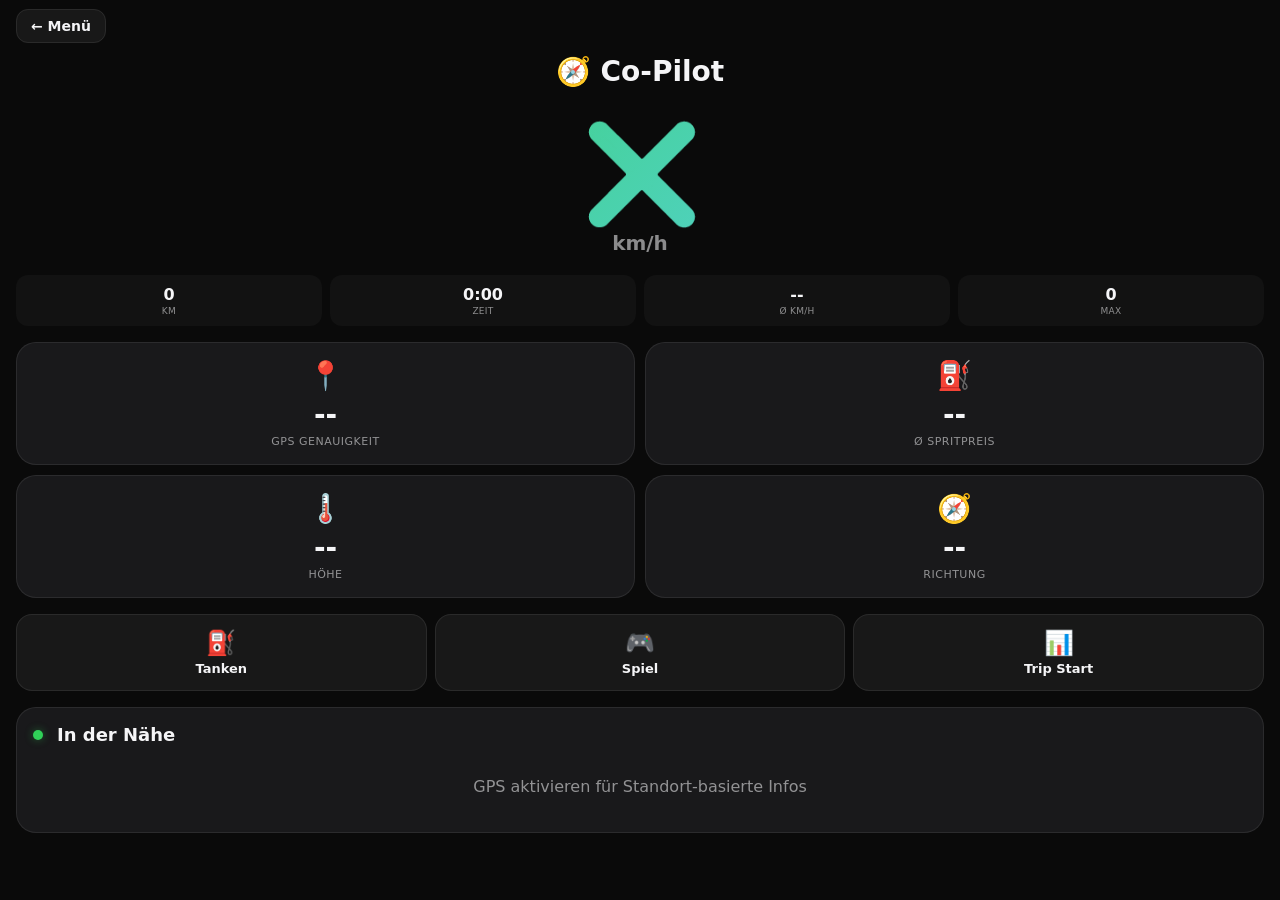
<file: copilot.html>
<!DOCTYPE html>
<html lang="de">
<head>
<meta charset="UTF-8">
<meta name="viewport" content="width=device-width,initial-scale=1,viewport-fit=cover,user-scalable=no">
<meta name="apple-mobile-web-app-capable" content="yes">
<title>🧭 Co-Pilot</title>
<style>
:root{--bg:#0a0a0a;--c1:rgba(28,28,30,0.92);--bdr:rgba(255,255,255,0.08);--t:#f5f5f7;--t2:rgba(245,245,247,0.55);--blue:#0a84ff;--green:#30d158;--red:#ff453a;--orange:#ff9f0a;--yellow:#ffd60a;--purple:#bf5af2;--teal:#64d2ff}
*{box-sizing:border-box;margin:0;padding:0;-webkit-tap-highlight-color:transparent}
body{font-family:-apple-system,system-ui,sans-serif;background:var(--bg);color:var(--t);padding:16px;min-height:100vh;-webkit-font-smoothing:antialiased}
.header{text-align:center;padding:10px 0 20px}
.header h1{font-size:28px;font-weight:800}
.speed-display{text-align:center;margin:10px 0 20px}
.speed-num{font-size:96px;font-weight:900;letter-spacing:-4px;font-variant-numeric:tabular-nums;
  background:linear-gradient(135deg,var(--green),var(--teal));-webkit-background-clip:text;
  -webkit-text-fill-color:transparent;background-clip:text}
.speed-unit{font-size:20px;color:var(--t2);font-weight:600}
.grid{display:grid;grid-template-columns:1fr 1fr;gap:10px;margin-bottom:16px}
.card{background:var(--c1);border:1px solid var(--bdr);border-radius:20px;padding:16px;text-align:center}
.card-icon{font-size:28px;margin-bottom:6px}
.card-val{font-size:28px;font-weight:800;font-variant-numeric:tabular-nums}
.card-lbl{font-size:11px;color:var(--t2);margin-top:4px;text-transform:uppercase;letter-spacing:0.5px}
.nearby{background:var(--c1);border:1px solid var(--bdr);border-radius:20px;padding:16px;margin-bottom:12px}
.nearby-title{font-size:18px;font-weight:700;margin-bottom:12px;display:flex;align-items:center;gap:8px}
.nearby-item{display:flex;align-items:center;gap:12px;padding:10px;background:rgba(255,255,255,0.03);
  border-radius:12px;margin-bottom:6px}
.nearby-icon{font-size:24px;width:36px;text-align:center}
.nearby-info{flex:1}
.nearby-name{font-size:14px;font-weight:600}
.nearby-detail{font-size:12px;color:var(--t2);margin-top:2px}
.nearby-dist{font-size:16px;font-weight:700;color:var(--teal)}
.action-btns{display:grid;grid-template-columns:repeat(3,1fr);gap:8px;margin-bottom:16px}
.action-btn{padding:14px 8px;border-radius:16px;background:rgba(255,255,255,0.06);border:1.5px solid var(--bdr);
  color:var(--t);font-size:13px;font-weight:700;cursor:pointer;text-align:center;transition:all 0.15s}
.action-btn:active{transform:scale(0.95);background:rgba(255,255,255,0.1)}
.action-btn .ico{font-size:24px;display:block;margin-bottom:4px}
.status-dot{width:10px;height:10px;border-radius:50%;display:inline-block;margin-right:6px}
.dot-green{background:var(--green);box-shadow:0 0 8px rgba(48,209,88,0.4)}
.dot-red{background:var(--red);box-shadow:0 0 8px rgba(255,69,58,0.4)}
.dot-orange{background:var(--orange);box-shadow:0 0 8px rgba(255,159,10,0.4)}
.back-bar{margin-bottom:10px}
.back-btn{padding:8px 14px;border-radius:12px;background:rgba(255,255,255,0.06);border:1px solid var(--bdr);
  color:var(--t);font-size:14px;font-weight:600;cursor:pointer;text-decoration:none}
.trip-stats{display:grid;grid-template-columns:repeat(4,1fr);gap:8px;margin:16px 0}
.trip-stat{text-align:center;padding:10px 4px;background:rgba(255,255,255,0.03);border-radius:12px}
.trip-val{font-size:16px;font-weight:700}
.trip-lbl{font-size:9px;color:var(--t2);margin-top:2px;text-transform:uppercase;letter-spacing:0.3px}
</style>
</head>
<body>
<div class="back-bar"><a href="index.html" class="back-btn">← Menü</a></div>
<div class="header"><h1>🧭 Co-Pilot</h1></div>

<div class="speed-display">
  <div class="speed-num" id="speed">--</div>
  <div class="speed-unit">km/h</div>
</div>

<div class="trip-stats">
  <div class="trip-stat"><div class="trip-val" id="tripKm">0</div><div class="trip-lbl">km</div></div>
  <div class="trip-stat"><div class="trip-val" id="tripTime">0:00</div><div class="trip-lbl">Zeit</div></div>
  <div class="trip-stat"><div class="trip-val" id="tripAvg">--</div><div class="trip-lbl">Ø km/h</div></div>
  <div class="trip-stat"><div class="trip-val" id="tripMax">0</div><div class="trip-lbl">Max</div></div>
</div>

<div class="grid">
  <div class="card"><div class="card-icon">📍</div><div class="card-val" id="gpsAcc">--</div><div class="card-lbl">GPS Genauigkeit</div></div>
  <div class="card"><div class="card-icon">⛽</div><div class="card-val" id="fuelEst">--</div><div class="card-lbl">Ø Spritpreis</div></div>
  <div class="card"><div class="card-icon">🌡️</div><div class="card-val" id="alt">--</div><div class="card-lbl">Höhe</div></div>
  <div class="card"><div class="card-icon">🧭</div><div class="card-val" id="heading">--</div><div class="card-lbl">Richtung</div></div>
</div>

<div class="action-btns">
  <div class="action-btn" onclick="window.location.href='fuel.html'"><span class="ico">⛽</span>Tanken</div>
  <div class="action-btn" onclick="window.location.href='kids.html'"><span class="ico">🎮</span>Spiel</div>
  <div class="action-btn" onclick="toggleTrip()"><span class="ico">📊</span><span id="tripBtn">Trip Start</span></div>
</div>

<div class="nearby" id="nearbySection">
  <div class="nearby-title"><span class="status-dot dot-green"></span> In der Nähe</div>
  <div id="nearbyList"><div style="text-align:center;padding:20px;color:var(--t2)">GPS aktivieren für Standort-basierte Infos</div></div>
</div>

<script>
let watchId = null, lastPos = null, tripStart = null, tripDist = 0, tripMaxSpeed = 0, tripActive = false;
const directions = ['N','NO','O','SO','S','SW','W','NW'];

function init() {
  if (!navigator.geolocation) { document.getElementById('speed').textContent = 'N/A'; return; }
  watchId = navigator.geolocation.watchPosition(onPos, onErr, { enableHighAccuracy: true, maximumAge: 1000 });
}

function onPos(pos) {
  const { latitude: lat, longitude: lng, speed, accuracy, altitude, heading } = pos.coords;
  const speedKmh = speed ? Math.round(speed * 3.6) : 0;
  
  document.getElementById('speed').textContent = speedKmh;
  document.getElementById('gpsAcc').textContent = Math.round(accuracy) + 'm';
  document.getElementById('alt').textContent = altitude ? Math.round(altitude) + 'm' : '--';
  
  if (heading != null && !isNaN(heading)) {
    const dir = directions[Math.round(heading / 45) % 8];
    document.getElementById('heading').textContent = Math.round(heading) + '° ' + dir;
  }
  
  // Trip tracking
  if (tripActive && lastPos) {
    const d = haversine(lastPos.lat, lastPos.lng, lat, lng);
    if (d > 0.01 && d < 1) { // filter GPS noise
      tripDist += d;
      document.getElementById('tripKm').textContent = tripDist.toFixed(1);
    }
    if (speedKmh > tripMaxSpeed) {
      tripMaxSpeed = speedKmh;
      document.getElementById('tripMax').textContent = tripMaxSpeed;
    }
    if (tripStart) {
      const mins = Math.floor((Date.now() - tripStart) / 60000);
      const hrs = Math.floor(mins / 60);
      const remMins = mins % 60;
      document.getElementById('tripTime').textContent = hrs > 0 ? hrs + ':' + String(remMins).padStart(2,'0') : remMins + 'min';
      if (tripDist > 0) {
        const hrsElapsed = (Date.now() - tripStart) / 3600000;
        document.getElementById('tripAvg').textContent = Math.round(tripDist / hrsElapsed);
      }
    }
  }
  
  lastPos = { lat, lng };
  
  // Update nearby
  updateNearby(lat, lng);
}

function onErr(err) {
  console.warn('GPS error:', err);
  document.getElementById('speed').textContent = '❌';
}

function haversine(lat1, lon1, lat2, lon2) {
  const R = 6371;
  const dLat = (lat2 - lat1) * Math.PI / 180;
  const dLon = (lon2 - lon1) * Math.PI / 180;
  const a = Math.sin(dLat/2)**2 + Math.cos(lat1*Math.PI/180)*Math.cos(lat2*Math.PI/180)*Math.sin(dLon/2)**2;
  return R * 2 * Math.atan2(Math.sqrt(a), Math.sqrt(1-a));
}

function toggleTrip() {
  tripActive = !tripActive;
  if (tripActive) {
    tripStart = Date.now();
    tripDist = 0;
    tripMaxSpeed = 0;
    document.getElementById('tripBtn').textContent = 'Stop';
  } else {
    document.getElementById('tripBtn').textContent = 'Trip Start';
  }
}

async function updateNearby(lat, lng) {
  // Use cached fuel stations or show static content
  const list = document.getElementById('nearbyList');
  const cached = localStorage.getItem('fuel_stations');
  let html = '';
  
  if (cached) {
    try {
      const data = JSON.parse(cached);
      if (data.d?.stations?.length) {
        const stations = data.d.stations.slice(0, 3);
        stations.forEach(s => {
          html += '<div class="nearby-item"><div class="nearby-icon">⛽</div><div class="nearby-info"><div class="nearby-name">' + (s.brand || s.name) + '</div><div class="nearby-detail">' + (s.street || '') + ', ' + (s.place || '') + '</div></div><div class="nearby-dist">' + s.dist + 'km</div></div>';
        });
      }
    } catch(e) {}
  }
  
  // Static nearby info
  html += '<div class="nearby-item"><div class="nearby-icon">🏕️</div><div class="nearby-info"><div class="nearby-name">Stellplatz-Suche</div><div class="nearby-detail">Über Tanken → Europa-Preise</div></div><div class="nearby-dist">→</div></div>';
  html += '<div class="nearby-item"><div class="nearby-icon">🎮</div><div class="nearby-info"><div class="nearby-name">Kids Spiel starten</div><div class="nearby-detail">I Spy Challenges für unterwegs</div></div><div class="nearby-dist">→</div></div>';
  
  if (html) list.innerHTML = html;
}

init();
</script>
</body>
</html>
</file>
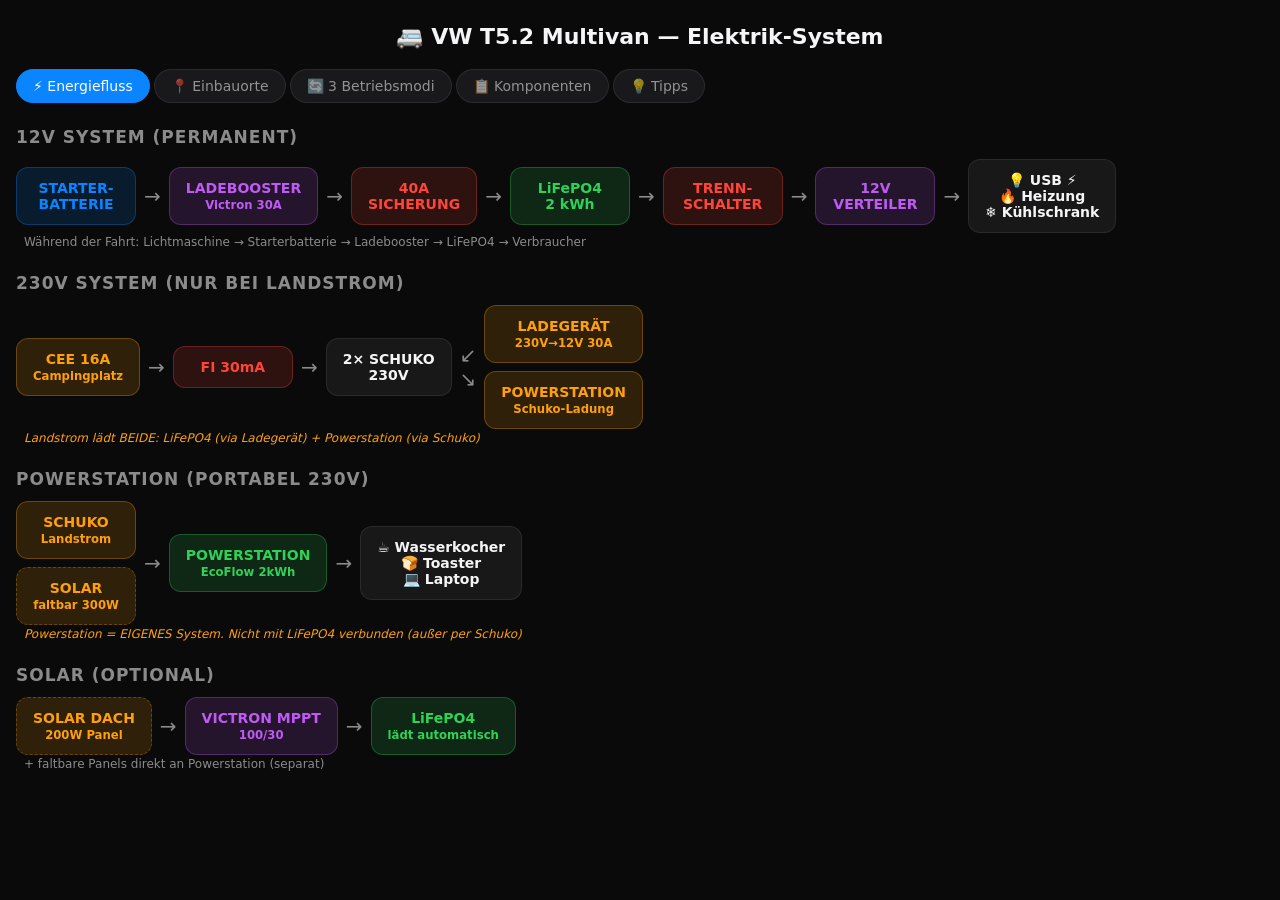
<file: elektrik.html>
<!DOCTYPE html>
<html lang="de">
<head>
<meta charset="UTF-8">
<meta name="viewport" content="width=device-width, initial-scale=1.0, user-scalable=no">
<title>🚐 VW T5.2 Elektrik-System</title>
<style>
:root {
  --bg: #0a0a0a; --card: rgba(28,28,30,0.92); --border: rgba(255,255,255,0.08);
  --t: #f5f5f7; --t2: rgba(245,245,247,0.55); --blue: #0a84ff; --green: #30d158;
  --red: #ff453a; --orange: #ff9f0a; --yellow: #ffd60a; --purple: #bf5af2; --teal: #64d2ff;
}
* { box-sizing: border-box; margin: 0; padding: 0; }
body { font-family: -apple-system, system-ui, sans-serif; background: var(--bg); color: var(--t); padding: 16px; -webkit-font-smoothing: antialiased; }
h1 { font-size: 22px; text-align: center; margin: 8px 0 20px; }
h2 { font-size: 17px; color: var(--t2); margin: 24px 0 12px; text-transform: uppercase; letter-spacing: 1px; }

/* Tabs */
.tabs { display: flex; gap: 4px; margin-bottom: 20px; overflow-x: auto; -webkit-overflow-scrolling: touch; }
.tab { padding: 8px 16px; border-radius: 20px; background: var(--card); border: 1px solid var(--border);
  color: var(--t2); font-size: 14px; white-space: nowrap; cursor: pointer; transition: all 0.2s; }
.tab.active { background: var(--blue); color: white; border-color: var(--blue); }

.panel { display: none; } .panel.active { display: block; }

/* Flow diagram */
.flow { display: flex; flex-direction: column; gap: 2px; }
.flow-row { display: flex; align-items: center; gap: 8px; }
.flow-box { padding: 12px 16px; border-radius: 12px; font-size: 14px; font-weight: 600;
  min-width: 120px; text-align: center; flex-shrink: 0; }
.flow-arrow { color: var(--t2); font-size: 20px; text-align: center; padding: 4px 0; }
.flow-label { font-size: 12px; color: var(--t2); margin-left: 8px; }
.flow-note { font-size: 12px; color: var(--orange); margin-left: 8px; font-style: italic; }

.source { background: rgba(10,132,255,0.15); border: 1px solid rgba(10,132,255,0.3); color: var(--blue); }
.convert { background: rgba(191,90,242,0.15); border: 1px solid rgba(191,90,242,0.3); color: var(--purple); }
.store { background: rgba(48,209,88,0.15); border: 1px solid rgba(48,209,88,0.3); color: var(--green); }
.consume { background: rgba(255,255,255,0.06); border: 1px solid var(--border); color: var(--t); }
.safety { background: rgba(255,69,58,0.15); border: 1px solid rgba(255,69,58,0.3); color: var(--red); }
.optional { background: rgba(255,159,10,0.15); border: 1px solid rgba(255,159,10,0.3); color: var(--orange); border-style: dashed; }
.ac { background: rgba(255,159,10,0.15); border: 1px solid rgba(255,159,10,0.3); color: var(--orange); }

/* Van layout */
.van { position: relative; width: 100%; max-width: 500px; margin: 0 auto; }
.van-svg { width: 100%; height: auto; }
.van-label { font-size: 11px; fill: var(--t2); font-family: -apple-system, system-ui, sans-serif; }
.van-component { font-size: 10px; fill: white; font-family: -apple-system, system-ui, sans-serif; font-weight: 600; }

/* Spec table */
.specs { width: 100%; border-collapse: collapse; margin: 12px 0; }
.specs th, .specs td { padding: 10px 12px; text-align: left; border-bottom: 1px solid var(--border); font-size: 14px; }
.specs th { color: var(--t2); font-weight: 500; }
.specs td { color: var(--t); }
.specs .price { color: var(--green); font-weight: 600; }
.specs .open { color: var(--orange); }

/* Mode cards */
.mode-cards { display: grid; grid-template-columns: 1fr; gap: 12px; }
.mode-card { background: var(--card); border-radius: 16px; padding: 16px; border: 1px solid var(--border); }
.mode-card h3 { font-size: 16px; margin-bottom: 8px; }
.mode-card .emoji { font-size: 24px; margin-bottom: 4px; }
.mode-card ul { list-style: none; padding: 0; }
.mode-card li { padding: 4px 0; font-size: 14px; color: var(--t2); }
.mode-card li::before { content: "→ "; color: var(--blue); }
.mode-card li.warn::before { content: "⚠ "; color: var(--orange); }

/* Tips */
.tip { background: rgba(48,209,88,0.1); border-left: 3px solid var(--green); padding: 12px 16px;
  border-radius: 0 12px 12px 0; margin: 12px 0; font-size: 14px; }
.warn { background: rgba(255,159,10,0.1); border-left: 3px solid var(--orange); padding: 12px 16px;
  border-radius: 0 12px 12px 0; margin: 12px 0; font-size: 14px; }

/* Responsive */
@media (min-width: 600px) {
  .mode-cards { grid-template-columns: 1fr 1fr 1fr; }
}
</style>
</head>
<body>

<h1>🚐 VW T5.2 Multivan — Elektrik-System</h1>

<div class="tabs">
  <div class="tab active" onclick="showPanel('flow')">⚡ Energiefluss</div>
  <div class="tab" onclick="showPanel('van')">📍 Einbauorte</div>
  <div class="tab" onclick="showPanel('modes')">🔄 3 Betriebsmodi</div>
  <div class="tab" onclick="showPanel('specs')">📋 Komponenten</div>
  <div class="tab" onclick="showPanel('tips')">💡 Tipps</div>
</div>

<!-- ==================== PANEL 1: ENERGIEFLUSS ==================== -->
<div id="flow" class="panel active">

<h2>12V System (permanent)</h2>
<div class="flow">
  <div class="flow-row">
    <div class="flow-box source">STARTER-<br>BATTERIE</div>
    <div class="flow-arrow">→</div>
    <div class="flow-box convert">LADEBOOSTER<br><small>Victron 30A</small></div>
    <div class="flow-arrow">→</div>
    <div class="flow-box safety">40A<br>SICHERUNG</div>
    <div class="flow-arrow">→</div>
    <div class="flow-box store">LiFePO4<br>2 kWh</div>
    <div class="flow-arrow">→</div>
    <div class="flow-box safety">TRENN-<br>SCHALTER</div>
    <div class="flow-arrow">→</div>
    <div class="flow-box convert">12V<br>VERTEILER</div>
    <div class="flow-arrow">→</div>
    <div class="flow-box consume">💡 USB ⚡<br>🔥 Heizung<br>❄ Kühlschrank</div>
  </div>
  <div class="flow-label">Während der Fahrt: Lichtmaschine → Starterbatterie → Ladebooster → LiFePO4 → Verbraucher</div>
</div>

<h2>230V System (nur bei Landstrom)</h2>
<div class="flow">
  <div class="flow-row">
    <div class="flow-box ac">CEE 16A<br><small>Campingplatz</small></div>
    <div class="flow-arrow">→</div>
    <div class="flow-box safety">FI 30mA</div>
    <div class="flow-arrow">→</div>
    <div class="flow-box consume">2× SCHUKO<br>230V</div>
    <div class="flow-arrow" style="flex-direction:column">
      <div>↙</div><div>↘</div>
    </div>
    <div style="display:flex;flex-direction:column;gap:8px">
      <div class="flow-box ac">LADEGERÄT<br><small>230V→12V 30A</small></div>
      <div class="flow-box ac">POWERSTATION<br><small>Schuko-Ladung</small></div>
    </div>
  </div>
  <div class="flow-note">Landstrom lädt BEIDE: LiFePO4 (via Ladegerät) + Powerstation (via Schuko)</div>
</div>

<h2>Powerstation (portabel 230V)</h2>
<div class="flow">
  <div class="flow-row">
    <div style="display:flex;flex-direction:column;gap:8px">
      <div class="flow-box ac">SCHUKO<br><small>Landstrom</small></div>
      <div class="flow-box optional">SOLAR<br><small>faltbar 300W</small></div>
    </div>
    <div class="flow-arrow">→</div>
    <div class="flow-box store">POWERSTATION<br><small>EcoFlow 2kWh</small></div>
    <div class="flow-arrow">→</div>
    <div class="flow-box consume">☕ Wasserkocher<br>🍞 Toaster<br>💻 Laptop</div>
  </div>
  <div class="flow-note">Powerstation = EIGENES System. Nicht mit LiFePO4 verbunden (außer per Schuko)</div>
</div>

<h2>Solar (optional)</h2>
<div class="flow">
  <div class="flow-row">
    <div class="flow-box optional">SOLAR DACH<br><small>200W Panel</small></div>
    <div class="flow-arrow">→</div>
    <div class="flow-box convert">VICTRON MPPT<br><small>100/30</small></div>
    <div class="flow-arrow">→</div>
    <div class="flow-box store">LiFePO4<br><small>lädt automatisch</small></div>
  </div>
  <div class="flow-label">+ faltbare Panels direkt an Powerstation (separat)</div>
</div>

</div>

<!-- ==================== PANEL 2: EINBAUORTE ==================== -->
<div id="van" class="panel">

<svg viewBox="0 0 500 280" class="van-svg">
  <!-- Van body outline -->
  <path d="M30,200 L30,120 Q30,80 70,70 L350,40 Q400,35 430,50 L470,80 Q490,95 490,120 L490,200 Z" 
    fill="none" stroke="#555" stroke-width="2"/>
  
  <!-- Wheels -->
  <circle cx="100" cy="210" r="25" fill="none" stroke="#555" stroke-width="2"/>
  <circle cx="100" cy="210" r="12" fill="#333"/>
  <circle cx="400" cy="210" r="25" fill="none" stroke="#555" stroke-width="2"/>
  <circle cx="400" cy="210" r="12" fill="#333"/>
  
  <!-- Interior zones -->
  <rect x="50" y="85" width="80" height="100" rx="8" fill="rgba(10,132,255,0.15)" stroke="rgba(10,132,255,0.4)" stroke-width="1"/>
  <rect x="140" y="85" width="80" height="100" rx="8" fill="rgba(191,90,242,0.15)" stroke="rgba(191,90,242,0.4)" stroke-width="1"/>
  <rect x="280" y="70" width="80" height="110" rx="8" fill="rgba(48,209,88,0.15)" stroke="rgba(48,209,88,0.4)" stroke-width="1"/>
  <rect x="380" y="70" width="90" height="110" rx="8" fill="rgba(191,90,242,0.15)" stroke="rgba(191,90,242,0.4)" stroke-width="1"/>
  
  <!-- Roof solar -->
  <rect x="120" y="30" width="120" height="20" rx="4" fill="rgba(48,209,88,0.3)" stroke="rgba(48,209,88,0.6)" stroke-width="1"/>
  
  <!-- Labels -->
  <text x="90" y="140" text-anchor="middle" class="van-component">FAHRER</text>
  <text x="90" y="155" text-anchor="middle" class="van-label">Sitz</text>
  
  <text x="180" y="120" text-anchor="middle" class="van-component">LiFePO4</text>
  <text x="180" y="135" text-anchor="middle" class="van-label">2 kWh</text>
  <text x="180" y="150" text-anchor="middle" class="van-label">+ Booster</text>
  <text x="180" y="165" text-anchor="middle" class="van-label">+ Trennschalter</text>
  
  <text x="320" y="115" text-anchor="middle" class="van-component">BEIFAHRER</text>
  <text x="320" y="130" text-anchor="middle" class="van-label">Sitz</text>
  <text x="320" y="150" text-anchor="middle" class="van-label">2× Schuko</text>
  <text x="320" y="165" text-anchor="middle" class="van-label">+ Ladegerät</text>
  
  <text x="425" y="110" text-anchor="middle" class="van-component">POWER</text>
  <text x="425" y="125" text-anchor="middle" class="van-component">STATION</text>
  <text x="425" y="145" text-anchor="middle" class="van-label">Rücksitz-Bereich</text>
  
  <text x="180" y="45" text-anchor="middle" class="van-component">☀ SOLAR 200W</text>
  <text x="180" y="55" text-anchor="middle" class="van-label">Dachträger</text>
  
  <!-- Engine bay label -->
  <rect x="10" y="160" width="40" height="30" rx="4" fill="rgba(255,159,10,0.2)" stroke="rgba(255,159,10,0.4)" stroke-width="1"/>
  <text x="30" y="178" text-anchor="middle" class="van-label" style="font-size:9px">MOTOR</text>
  
  <!-- Arrows showing cable routing -->
  <path d="M50,175 Q40,150 50,130" stroke="rgba(10,132,255,0.5)" stroke-width="1.5" fill="none" stroke-dasharray="4,2"/>
  <path d="M90,130 L140,130" stroke="rgba(10,132,255,0.5)" stroke-width="1.5" fill="none" stroke-dasharray="4,2"/>
  <path d="M320,95 L320,80 Q320,50 180,50 L180,70" stroke="rgba(48,209,88,0.5)" stroke-width="1.5" fill="none" stroke-dasharray="4,2"/>
  
  <!-- Ground -->
  <line x1="20" y1="230" x2="480" y2="230" stroke="#333" stroke-width="1"/>
  <text x="250" y="250" text-anchor="middle" class="van-label">Wohnraum-Boden (Ansicht von oben)</text>
</svg>

<div class="tip">
  <strong>Kabelweg:</strong> Motorraum → unter Fahrersitz (Starterbatterie) → Schwellerverkleidung Beifahrerseite → unter Beifahrersitz → weiter nach hinten zur Powerstation. Alles über die Beifahrerseite — Fahrerseite ist voll mit Werksverkabelung.
</div>

</div>

<!-- ==================== PANEL 3: BETRIEBSMODI ==================== -->
<div id="modes" class="panel">
<div class="mode-cards">

<div class="mode-card">
  <div class="emoji">🚗</div>
  <h3>Modus 1: Fahrt</h3>
  <ul>
    <li>Ladebooster lädt LiFePO4 mit 360W</li>
    <li>12V-Verbraucher laufen von LiFePO4</li>
    <li>Powerstation: leer, wird NICHT geladen</li>
    <li class="warn">230V: Nicht verfügbar!</li>
  </ul>
  <div class="tip">2h Fahrt = ~720Wh = 60Ah in LiFePO4</div>
</div>

<div class="mode-card">
  <div class="emoji">⛺</div>
  <h3>Modus 2: Landstrom</h3>
  <ul>
    <li>Ladegerät lädt LiFePO4 mit 360W</li>
    <li>Powerstation lädt per Schuko mit 2.300W</li>
    <li>2× Schukodosen aktiv (230V)</li>
    <li>ALLE Verbraucher versorgt</li>
  </ul>
  <div class="tip">Idealer Modus. Alles wird gleichzeitig geladen und versorgt.</div>
</div>

<div class="mode-card">
  <div class="emoji">🏕</div>
  <h3>Modus 3: Autark</h3>
  <ul>
    <li>LiFePO4 versorgt 12V (~2-3 Tage)</li>
    <li>Powerstation versorgt 230V (~1 Tag)</li>
    <li>Solar (optional) lädt nach</li>
    <li class="warn">Ohne Solar: max. 2-3 Tage</li>
  </ul>
  <div class="warn">Mit Solar Dach + faltbar: 5-7 Tage autark möglich!</div>
</div>

</div>

<h2>Autarkie-Rechner</h2>
<table class="specs">
<tr><th>Szenario</th><th>12V hält</th><th>230V hält</th></tr>
<tr><td>Ohne Solar, Sommer</td><td style="color:var(--green)">~2.5 Tage</td><td style="color:var(--orange)">~1 Tag</td></tr>
<tr><td>Ohne Solar, Winter</td><td style="color:var(--orange)">~1.4 Tage</td><td style="color:var(--red)">~0.5 Tag</td></tr>
<tr><td>Mit Solar Dach 200W</td><td style="color:var(--green)">~5 Tage</td><td style="color:var(--orange)">~1 Tag</td></tr>
<tr><td>Mit Solar Dach + faltbar 300W</td><td style="color:var(--green)">~5+ Tage</td><td style="color:var(--green)">~3+ Tage</td></tr>
</table>
</div>

<!-- ==================== PANEL 4: KOMPONENTEN ==================== -->
<div id="specs" class="panel">

<h2>Bereits gekauft ✅</h2>
<table class="specs">
<tr><th>Komponente</th><th>Details</th><th>Preis</th></tr>
<tr><td>LiFePO4 Batterie</td><td>12V, ~100-150Ah, mit BMS</td><td class="price">€330</td></tr>
<tr><td>Victron Ladebooster</td><td>Orion-Tr Smart 12/12-30A (360W)</td><td class="price">€170</td></tr>
<tr><td>Ladegerät 230V</td><td>Blue Smart 12/30 (360W)</td><td class="price">€100</td></tr>
<tr><td>Wechselrichter</td><td>(evtl. nicht mehr nötig?)</td><td class="price">€130</td></tr>
<tr><td>230V-Infrastruktur</td><td>CEE + 2×Schuko + FI + Kabel</td><td class="price">€155</td></tr>
<tr><td>12V-Infrastruktur</td><td>Kabel + Sicherungen + Verteiler</td><td class="price">€85</td></tr>
<tr><td colspan="2"><strong>Zwischensumme gekauft</strong></td><td class="price"><strong>€970</strong></td></tr>
</table>

<h2>Noch offen ❌</h2>
<table class="specs">
<tr><th>Komponente</th><th>Details</th><th>Preis</th></tr>
<tr><td>Powerstation</td><td>EcoFlow Delta 2 Max (2.048Wh)</td><td class="open">€1.200-1.500</td></tr>
<tr><td>Solar Dach (optional)</td><td>200W Panel + Victron MPPT 100/30</td><td class="open">€200-250</td></tr>
<tr><td>Faltbare Solar (optional)</td><td>300W für Powerstation</td><td class="open">€200-300</td></tr>
<tr><td>SmartShunt (optional)</td><td>500A Batterie-Monitor</td><td class="open">€110</td></tr>
<tr><td>Trennschalter (empfohlen)</td><td>100A Batterie-Trennung</td><td class="open">€15</td></tr>
<tr><td>Heizpad (für Winter)</td><td>12V Heizmatte unter Batterie</td><td class="open">€5-15</td></tr>
<tr><td colspan="2"><strong>Gesamt (Pflicht)</strong></td><td class="open"><strong>€2.170-2.470</strong></td></tr>
<tr><td colspan="2"><strong>Gesamt (alles)</strong></td><td class="open"><strong>€2.700-3.150</strong></td></tr>
</table>

</div>

<!-- ==================== PANEL 5: TIPPS ==================== -->
<div id="tips" class="panel">

<div class="tip">
  <strong>Kabelquerschnitt nicht sparen!</strong><br>
  Starter→Booster: 10mm² (40A Sicherung)<br>
  Booster→LiFePO4: 10mm² (40A Sicherung)<br>
  LiFePO4→Verteiler: 6mm² (25A Sicherung)<br>
  230V: 1.5mm² NYM-J
</div>

<div class="warn">
  <strong>LiFePO4 + Kälte = ❌</strong><br>
  Unter 0°C darf NICHT geladen werden! Das BMS schützt normalerweise, aber: Heizpad (€5) unter die Batterie kleben. ODER: LIONTRON Arctic Serie kaufen (bis -30°C).
</div>

<div class="tip">
  <strong>Warum Victron?</strong><br>
  Alle Victron-Geräte haben Bluetooth und funktionieren in EINER App. Du siehst: Ladezustand%, Solar-Ertrag, Ladebooster-Status, Restlaufzeit. Das ist Gold wert.
</div>

<div class="warn">
  <strong>Der Wechselrichter (€130) — brauchst du den noch?</strong><br>
  Mit Powerstation brauchst du KEINEN festen Wechselrichter. Die Powerstation hat alles: 230V, USB, Autossteckdose. Prüf ob du den WR zurückgeben kannst = €130 gespart.
</div>

<div class="tip">
  <strong>Powerstation: EcoFlow Delta 2 Max</strong><br>
  Bestes Preis-Leistungs-Verhältnis: 2.048Wh, 2.400W Dauerleistung, LiFePO4 intern, 3000+ Zyklen, App-Steuerung, erweiterbar auf 6kWh. Preis ab ~€1.200.
</div>

<div class="warn">
  <strong>230V im Innenraum = Brandgefahr wenn schlampig!</strong><br>
  Kabel MUSS in Kabelkanal/Schutzrohr. FI 30mA ist Pflicht. Beschriften! Wenn du dir unsicher bist: Elektriker fragen. Ernst.
</div>

<div class="tip">
  <strong>Einbau-Reihenfolge:</strong><br>
  1. Kabel von Motorraum verlegen (Schweller)<br>
  2. Ladebooster unter Fahrersitz montieren<br>
  3. LiFePO4 + Trennschalter installieren<br>
  4. 230V-Infrastruktur unter Beifahrersitz<br>
  5. 12V-Verteiler + Verbraucher anschließen<br>
  6. Powerstation anschließen + testen<br>
  7. (Optional) Solar installieren
</div>

</div>

<script>
function showPanel(id) {
  document.querySelectorAll('.panel').forEach(p => p.classList.remove('active'));
  document.querySelectorAll('.tab').forEach(t => t.classList.remove('active'));
  document.getElementById(id).classList.add('active');
  event.target.classList.add('active');
}
</script>
</body>
</html>
</file>
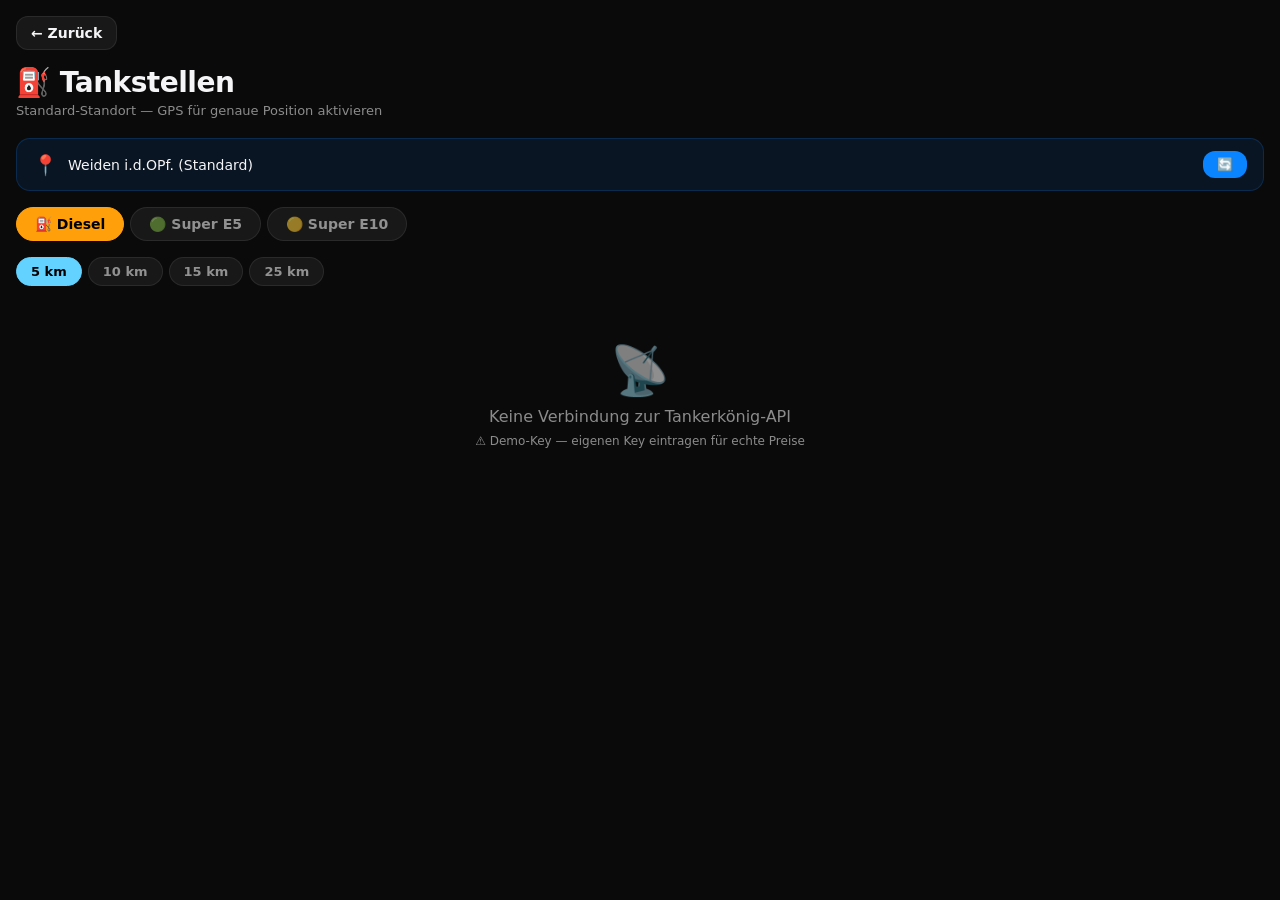
<file: fuel.html>
<!DOCTYPE html>
<html lang="de">
<head>
<meta charset="UTF-8">
<meta name="viewport" content="width=device-width,initial-scale=1,viewport-fit=cover,user-scalable=no">
<meta name="apple-mobile-web-app-capable" content="yes">
<title>⛽ Tanken</title>
<style>
:root{--bg:#0a0a0a;--c1:rgba(28,28,30,0.92);--c2:rgba(44,44,46,0.6);--bdr:rgba(255,255,255,0.08);--t:#f5f5f7;--t2:rgba(245,245,247,0.55);--blue:#0a84ff;--green:#30d158;--red:#ff453a;--orange:#ff9f0a;--yellow:#ffd60a;--purple:#bf5af2;--teal:#64d2ff}
*{box-sizing:border-box;margin:0;padding:0;-webkit-tap-highlight-color:transparent}
body{font-family:-apple-system,system-ui,sans-serif;background:var(--bg);color:var(--t);padding:16px;padding-bottom:80px;min-height:100vh;-webkit-font-smoothing:antialiased}
h1{font-size:28px;font-weight:800;letter-spacing:-0.5px;margin-bottom:4px}
.sub{font-size:13px;color:var(--t2);margin-bottom:20px}
.glass{background:var(--c1);border:1px solid var(--bdr);border-radius:20px;padding:20px;margin-bottom:12px}
.section-title{font-size:20px;font-weight:700;margin-bottom:14px;display:flex;align-items:center;gap:8px}
.pill{display:inline-block;padding:4px 12px;border-radius:12px;font-size:12px;font-weight:700}
.pill-open{background:rgba(48,209,88,0.15);color:var(--green)}
.pill-closed{background:rgba(255,69,58,0.15);color:var(--red)}

/* Fuel type selector */
.fuel-tabs{display:flex;gap:6px;margin-bottom:16px;overflow-x:auto;-webkit-overflow-scrolling:touch}
.fuel-tab{padding:8px 18px;border-radius:20px;background:rgba(255,255,255,0.06);border:1.5px solid var(--bdr);
  color:var(--t2);font-size:14px;font-weight:600;white-space:nowrap;cursor:pointer;transition:all 0.2s}
.fuel-tab.active{background:var(--orange);color:#000;border-color:var(--orange)}

/* Station card */
.station{background:rgba(255,255,255,0.03);border:1px solid rgba(255,255,255,0.05);border-radius:16px;
  padding:16px;margin-bottom:8px;display:flex;align-items:center;gap:14px;transition:all 0.15s}
.station:active{transform:scale(0.98);background:rgba(255,255,255,0.06)}
.station-price{font-size:28px;font-weight:800;letter-spacing:-1px;min-width:80px;text-align:center;
  font-variant-numeric:tabular-nums}
.station-price.cheapest{color:var(--green);text-shadow:0 0 20px rgba(48,209,88,0.3)}
.station-price.mid{color:var(--yellow)}
.station-price.expensive{color:var(--red)}
.station-info{flex:1;min-width:0}
.station-name{font-size:15px;font-weight:600;white-space:nowrap;overflow:hidden;text-overflow:ellipsis}
.station-addr{font-size:12px;color:var(--t2);margin-top:3px}
.station-meta{display:flex;gap:8px;margin-top:6px;align-items:center}
.station-dist{font-size:12px;font-weight:600;color:var(--teal)}
.station-brand{font-size:11px;padding:2px 8px;border-radius:8px;background:rgba(255,255,255,0.06);color:var(--t2)}
.station-nav{width:36px;height:36px;border-radius:50%;background:var(--blue);display:flex;align-items:center;
  justify-content:center;flex-shrink:0;cursor:pointer;font-size:18px;text-decoration:none;color:#000;
  transition:transform 0.15s}
.station-nav:active{transform:scale(0.9)}

/* Stats bar */
.stats{display:grid;grid-template-columns:repeat(3,1fr);gap:10px;margin:16px 0}
.stat{text-align:center;padding:12px 8px;background:rgba(255,255,255,0.04);border-radius:14px;border:1px solid rgba(255,255,255,0.04)}
.stat-val{font-size:22px;font-weight:700;font-variant-numeric:tabular-nums}
.stat-lbl{font-size:10px;color:var(--t2);margin-top:2px;text-transform:uppercase;letter-spacing:0.5px}

/* Country prices */
.country-grid{display:grid;grid-template-columns:repeat(2,1fr);gap:8px}
.country-card{background:rgba(255,255,255,0.03);border:1px solid rgba(255,255,255,0.05);border-radius:14px;padding:12px}
.country-flag{font-size:24px;margin-bottom:4px}
.country-name{font-size:13px;font-weight:600;margin-bottom:4px}
.country-price{font-size:18px;font-weight:700;font-variant-numeric:tabular-nums}
.country-diff{font-size:11px;margin-top:2px}
.diff-cheap{color:var(--green)}
.diff-exp{color:var(--red)}

/* Location */
.loc-bar{display:flex;align-items:center;gap:10px;margin-bottom:16px;padding:12px 16px;
  background:rgba(10,132,255,0.1);border:1px solid rgba(10,132,255,0.2);border-radius:14px}
.loc-icon{font-size:20px}
.loc-text{flex:1;font-size:14px;font-weight:500}
.loc-btn{padding:6px 14px;border-radius:12px;background:var(--blue);color:#000;border:none;font-size:13px;
  font-weight:700;cursor:pointer}

/* Loading */
.loading{text-align:center;padding:40px;color:var(--t2)}
.loading-spinner{display:inline-block;width:32px;height:32px;border:3px solid var(--bdr);
  border-top-color:var(--blue);border-radius:50%;animation:spin 0.8s linear infinite;margin-bottom:12px}
@keyframes spin{to{transform:rotate(360deg)}}

/* Empty */
.empty{text-align:center;padding:40px;color:var(--t2)}
.empty-emoji{font-size:48px;margin-bottom:8px}

/* Back button */
.back-bar{display:flex;align-items:center;margin-bottom:16px}
.back-btn{padding:8px 14px;border-radius:12px;background:rgba(255,255,255,0.06);border:1px solid var(--bdr);
  color:var(--t);font-size:14px;font-weight:600;cursor:pointer;text-decoration:none}

/* Radius selector */
.rad-pills{display:flex;gap:6px;margin-bottom:16px}
.rad-pill{padding:6px 14px;border-radius:16px;background:rgba(255,255,255,0.06);border:1.5px solid var(--bdr);
  color:var(--t2);font-size:13px;font-weight:600;cursor:pointer;transition:all 0.2s}
.rad-pill.active{background:var(--teal);color:#000;border-color:var(--teal)}

/* Savings highlight */
.savings{background:linear-gradient(135deg,rgba(48,209,88,0.15),rgba(10,132,255,0.1));border:1px solid rgba(48,209,88,0.3);
  border-radius:16px;padding:16px;margin:16px 0;text-align:center}
.savings-amount{font-size:36px;font-weight:800;color:var(--green);letter-spacing:-1px}
.savings-label{font-size:12px;color:var(--t2);margin-top:4px}
</style>
</head>
<body>

<div class="back-bar">
  <a href="index.html" class="back-btn">← Zurück</a>
</div>

<h1>⛽ Tankstellen</h1>
<div class="sub" id="locLabel">Standort wird ermittelt...</div>

<div class="loc-bar" id="locBar" style="display:none">
  <span class="loc-icon">📍</span>
  <span class="loc-text" id="locText"></span>
  <button class="loc-btn" onclick="getLocation()">🔄</button>
</div>

<div class="fuel-tabs" id="fuelTabs">
  <div class="fuel-tab active" onclick="setFuel('diesel',this)">⛽ Diesel</div>
  <div class="fuel-tab" onclick="setFuel('e5',this)">🟢 Super E5</div>
  <div class="fuel-tab" onclick="setFuel('e10',this)">🟡 Super E10</div>
</div>

<div class="rad-pills" id="radPills">
  <div class="rad-pill active" onclick="setRad(5,this)">5 km</div>
  <div class="rad-pill" onclick="setRad(10,this)">10 km</div>
  <div class="rad-pill" onclick="setRad(15,this)">15 km</div>
  <div class="rad-pill" onclick="setRad(25,this)">25 km</div>
</div>

<div id="stationList">
  <div class="loading"><div class="loading-spinner"></div><br>Suche Tankstellen...</div>
</div>

<div class="glass" id="savingsCard" style="display:none">
  <div class="savings">
    <div class="savings-amount" id="savingsAmt">—</div>
    <div class="savings-label">Ersparnis günstigste vs. teuerste Tankstelle im Umkreis</div>
  </div>
</div>

<div class="glass" id="intlSection" style="display:none">
  <div class="section-title">🌍 Spritpreise Europa</div>
  <div class="sub" style="margin-bottom:12px">Durchschnittspreise pro Land (€/Liter Diesel) · Quelle: OpenVan.camp</div>
  <div class="country-grid" id="countryGrid"></div>
</div>

<script>
// CONFIG — Replace with your Tankerkönig API key
// Register free: https://creativecommons.tankerkoenig.de
const TK_KEY = localStorage.getItem('tk_api_key') || '00000000-0000-0000-0000-000000000002';
const TK_BASE = 'https://creativecommons.tankerkoenig.de/json';
const OPENVAN_URL = 'https://openvan.camp/api/fuel/prices';

let lat = null, lng = null, fuelType = 'diesel', radius = 5;
let stations = [], intlPrices = null;

// European countries for the roadtrip
const EU_COUNTRIES = ['DE','AT','CH','IT','FR','ES','NL','BE','CZ','PL','HU','HR','SI','SK','DK','SE','NO','PT','GR','GB'];

// ── Location ──
function getLocation() {
  document.getElementById('stationList').innerHTML = '<div class="loading"><div class="loading-spinner"></div><br>GPS-Position wird ermittelt...</div>';
  
  if (!navigator.geolocation) {
    fallbackLocation();
    return;
  }
  
  navigator.geolocation.getCurrentPosition(
    pos => {
      lat = pos.coords.latitude;
      lng = pos.coords.longitude;
      document.getElementById('locBar').style.display = 'flex';
      document.getElementById('locText').textContent = `${lat.toFixed(4)}, ${lng.toFixed(4)}`;
      document.getElementById('locLabel').textContent = `Position: ${lat.toFixed(4)}°N, ${lng.toFixed(4)}°E`;
      loadStations();
      loadIntlPrices();
    },
    err => {
      console.warn('GPS failed:', err);
      fallbackLocation();
    },
    { enableHighAccuracy: true, timeout: 10000 }
  );
}

function fallbackLocation() {
  // Use Weiden i.d.OPf. as default (user's location)
  lat = 49.6764; lng = 12.1536;
  document.getElementById('locBar').style.display = 'flex';
  document.getElementById('locText').textContent = 'Weiden i.d.OPf. (Standard)';
  document.getElementById('locLabel').textContent = 'Standard-Standort — GPS für genaue Position aktivieren';
  loadStations();
  loadIntlPrices();
}

// ── Fuel Type ──
function setFuel(type, el) {
  fuelType = type;
  document.querySelectorAll('.fuel-tab').forEach(t => t.classList.remove('active'));
  el.classList.add('active');
  loadStations();
}

// ── Radius ──
function setRad(r, el) {
  radius = r;
  document.querySelectorAll('.rad-pill').forEach(p => p.classList.remove('active'));
  el.classList.add('active');
  loadStations();
}

// ── Load Stations (Tankerkönig) ──
async function loadStations() {
  if (!lat) return;
  
  document.getElementById('stationList').innerHTML = '<div class="loading"><div class="loading-spinner"></div><br>Suche Tankstellen...</div>';
  
  try {
    const url = `${TK_BASE}/list.php?lat=${lat}&lng=${lng}&rad=${radius}&type=${fuelType}&sort=price&apikey=${TK_KEY}`;
    const res = await fetch(url);
    const data = await res.json();
    
    if (!data.ok || !data.stations) {
      throw new Error(data.message || 'API Fehler');
    }
    
    stations = data.stations;
    renderStations();
    cacheData('stations', data);
    
  } catch (e) {
    console.warn('Tankerkönig API failed:', e);
    const cached = getCachedData('stations');
    if (cached) {
      stations = cached.stations;
      renderStations(true);
    } else {
      document.getElementById('stationList').innerHTML = `
        <div class="empty">
          <div class="empty-emoji">📡</div>
          <div>Keine Verbindung zur Tankerkönig-API</div>
          <div style="font-size:12px;margin-top:8px;color:var(--t2)">
            ${TK_KEY.startsWith('00000000') ? '⚠️ Demo-Key — eigenen Key eintragen für echte Preise' : e.message}
          </div>
        </div>`;
    }
  }
}

function renderStations(cached = false) {
  if (!stations.length) {
    document.getElementById('stationList').innerHTML = `
      <div class="empty">
        <div class="empty-emoji">⛽</div>
        <div>Keine Tankstellen im ${radius}km Umkreis gefunden</div>
      </div>`;
    document.getElementById('savingsCard').style.display = 'none';
    return;
  }
  
  const priceKey = fuelType;
  const prices = stations.filter(s => s[priceKey] != null).map(s => s[priceKey]);
  const minPrice = Math.min(...prices);
  const maxPrice = Math.max(...prices);
  
  let html = cached ? '<div style="font-size:11px;color:var(--orange);margin-bottom:8px">⚠️ Zwischengespeichert — offline</div>' : '';
  
  stations.forEach((s, i) => {
    const p = s[priceKey];
    if (p == null) return;
    
    const pClass = p <= minPrice + 0.02 ? 'cheapest' : p >= maxPrice - 0.02 ? 'expensive' : 'mid';
    const priceStr = p.toFixed(3).replace('.', ',');
    const brand = s.brand || 'Unbekannt';
    const addr = `${s.street || ''} ${s.houseNumber || ''}, ${s.postCode || ''} ${s.place || ''}`.trim();
    const openBadge = s.isOpen 
      ? '<span class="pill pill-open">Geöffnet</span>' 
      : '<span class="pill pill-closed">Geschlossen</span>';
    const mapsUrl = `https://www.google.com/maps/dir/?api=1&destination=${s.lat},${s.lng}`;
    
    html += `
      <div class="station" style="animation:fadeIn 0.3s ease ${i * 0.05}s both">
        <div class="station-price ${pClass}">${priceStr}€</div>
        <div class="station-info">
          <div class="station-name">${escHtml(s.name || brand)}</div>
          <div class="station-addr">${escHtml(addr)}</div>
          <div class="station-meta">
            <span class="station-dist">📏 ${s.dist} km</span>
            <span class="station-brand">${escHtml(brand)}</span>
            ${openBadge}
          </div>
        </div>
        <a href="${mapsUrl}" target="_blank" rel="noopener" class="station-nav">🧭</a>
      </div>`;
  });
  
  document.getElementById('stationList').innerHTML = html;
  
  // Savings
  if (prices.length >= 2) {
    // Calculate savings for 60L tank
    const tankL = 60;
    const saved = (maxPrice - minPrice) * tankL;
    document.getElementById('savingsAmt').textContent = saved.toFixed(2) + '€';
    document.getElementById('savingsCard').style.display = 'block';
  }
}

// ── International Prices (OpenVan.camp) ──
async function loadIntlPrices() {
  try {
    const res = await fetch(OPENVAN_URL);
    const data = await res.json();
    if (!data.success) throw new Error('API failed');
    
    intlPrices = data.data;
    renderIntlPrices();
    cacheData('intl', data);
    
  } catch (e) {
    console.warn('OpenVan.camp failed:', e);
    const cached = getCachedData('intl');
    if (cached) {
      intlPrices = cached.data;
      renderIntlPrices();
    }
  }
}

function renderIntlPrices() {
  if (!intlPrices) return;
  
  const dePrice = intlPrices.DE?.prices?.diesel;
  if (!dePrice) return;
  
  let cards = '';
  EU_COUNTRIES.forEach(code => {
    const c = intlPrices[code];
    if (!c?.prices?.diesel) return;
    
    const dp = c.prices.diesel;
    const diff = dp - dePrice;
    const diffPct = ((diff / dePrice) * 100).toFixed(0);
    const diffClass = diff <= 0 ? 'diff-cheap' : 'diff-exp';
    const diffSign = diff >= 0 ? '+' : '';
    const flag = countryFlag(code);
    const currency = c.currency === 'EUR' ? '€' : c.currency;
    const priceStr = c.currency === 'EUR' ? dp.toFixed(3).replace('.', ',') : dp.toFixed(2);
    const unit = c.currency === 'EUR' ? '€/L' : `${currency}/L`;
    
    cards += `
      <div class="country-card">
        <div class="country-flag">${flag}</div>
        <div class="country-name">${c.country_name}</div>
        <div class="country-price">${priceStr} ${unit}</div>
        <div class="country-diff ${diffClass}">${diffSign}${diffPct}% vs DE</div>
      </div>`;
  });
  
  document.getElementById('countryGrid').innerHTML = cards;
  document.getElementById('intlSection').style.display = 'block';
}

// ── Helpers ──
function escHtml(s) { return String(s).replace(/&/g,'&amp;').replace(/</g,'&lt;').replace(/>/g,'&gt;'); }

function countryFlag(code) {
  return String.fromCodePoint(...[...code.toUpperCase()].map(c => 0x1F1E6 + c.charCodeAt(0) - 65));
}

function cacheData(key, data) {
  try { localStorage.setItem('fuel_' + key, JSON.stringify({ t: Date.now(), d: data })); } catch(e) {}
}

function getCachedData(key) {
  try {
    const raw = localStorage.getItem('fuel_' + key);
    if (!raw) return null;
    const { t, d } = JSON.parse(raw);
    // Cache valid for 1 hour
    if (Date.now() - t > 3600000) return null;
    return d;
  } catch(e) { return null; }
}

// ── Init ──
getLocation();
</script>
</body>
</html>
</file>
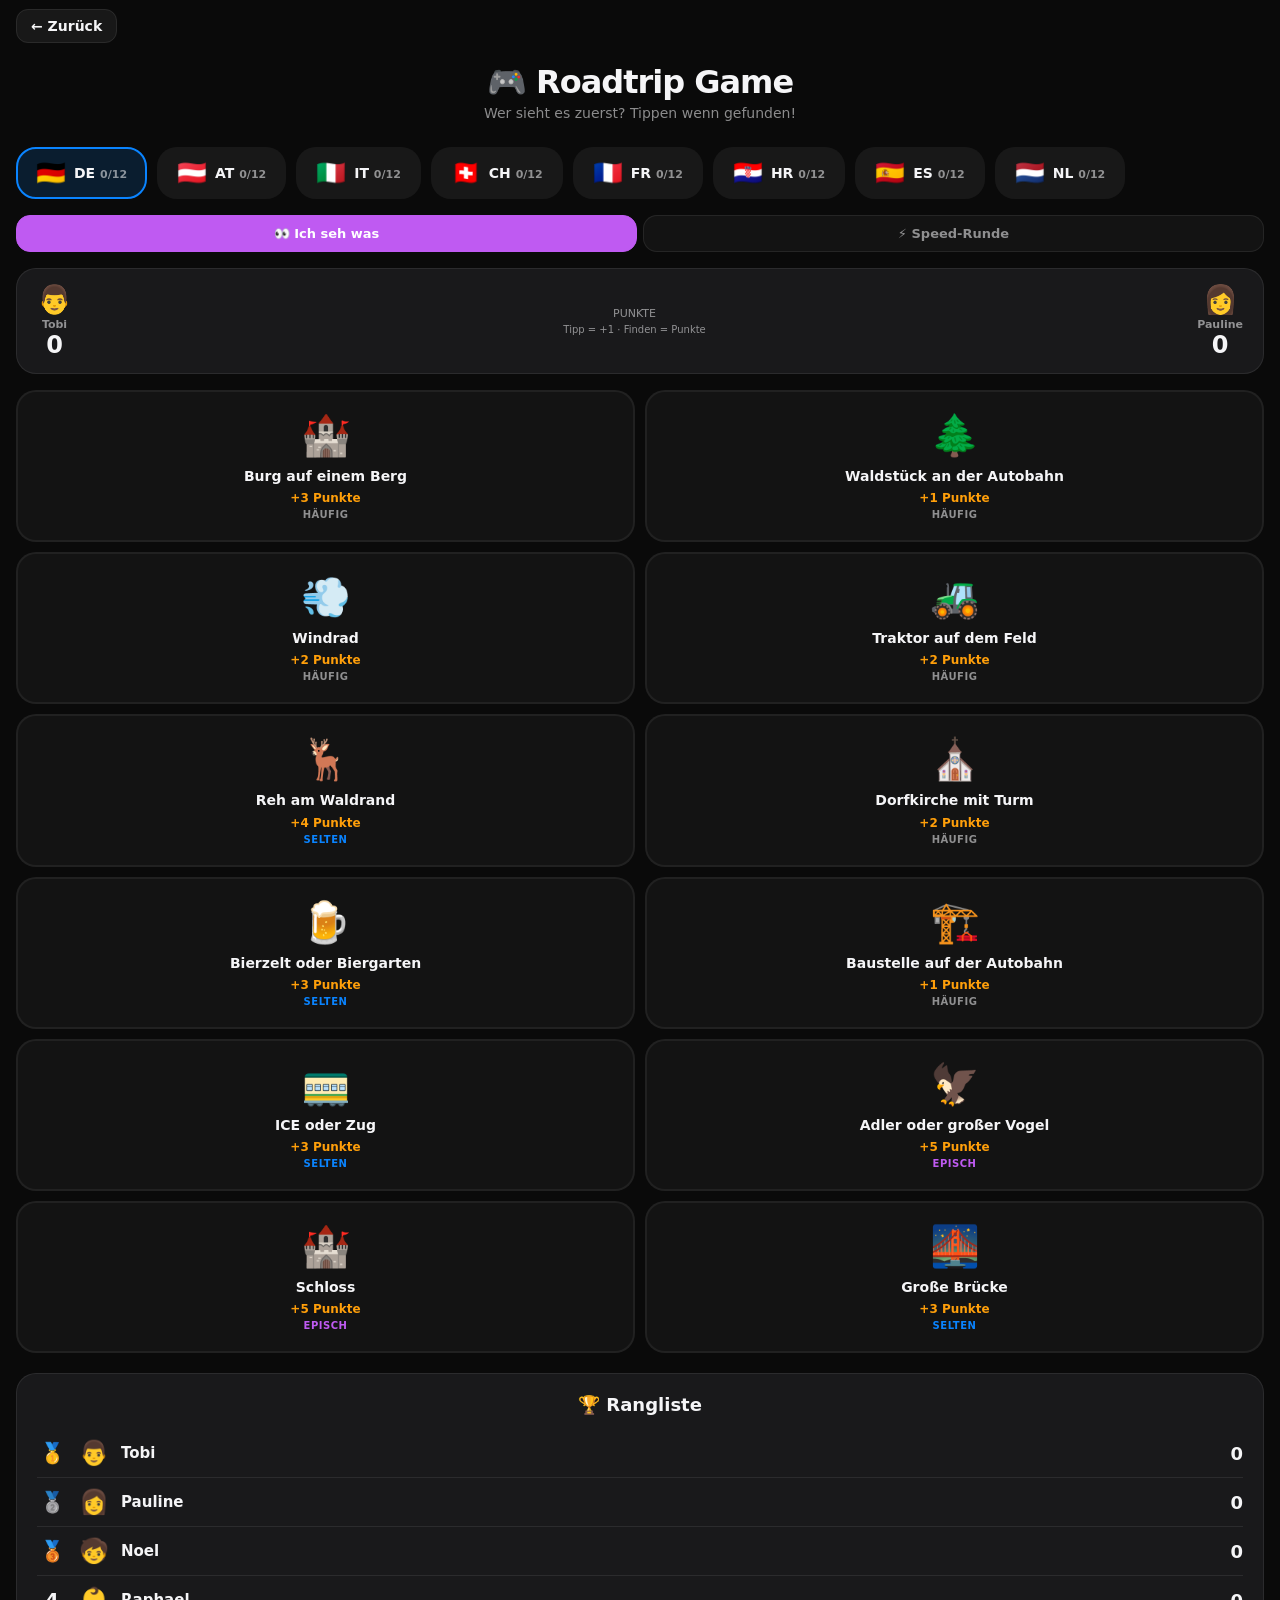
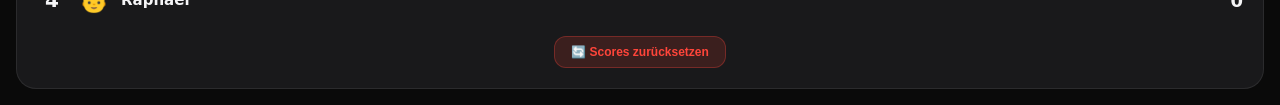
<file: kids.html>
<!DOCTYPE html>
<html lang="de">
<head>
<meta charset="UTF-8">
<meta name="viewport" content="width=device-width,initial-scale=1,viewport-fit=cover,user-scalable=no">
<meta name="apple-mobile-web-app-capable" content="yes">
<title>🎮 Roadtrip Game</title>
<style>
:root{--bg:#0a0a0a;--c1:rgba(28,28,30,0.92);--bdr:rgba(255,255,255,0.08);--t:#f5f5f7;--t2:rgba(245,245,247,0.55);--blue:#0a84ff;--green:#30d158;--red:#ff453a;--orange:#ff9f0a;--yellow:#ffd60a;--purple:#bf5af2;--teal:#64d2ff;--pink:#ff6482}
*{box-sizing:border-box;margin:0;padding:0;-webkit-tap-highlight-color:transparent}
body{font-family:-apple-system,system-ui,sans-serif;background:var(--bg);color:var(--t);padding:16px;min-height:100vh;-webkit-font-smoothing:antialiased;overflow-x:hidden}

/* ── Header ── */
.header{text-align:center;padding:20px 0 16px}
.header h1{font-size:32px;font-weight:900;letter-spacing:-1px}
.header .sub{font-size:14px;color:var(--t2);margin-top:4px}

/* ── Country Selector ── */
.country-scroll{display:flex;gap:10px;overflow-x:auto;-webkit-overflow-scrolling:touch;
  padding:10px 0 16px;scroll-snap-type:x mandatory}
.country-chip{flex-shrink:0;display:flex;align-items:center;gap:8px;
  padding:10px 18px;border-radius:20px;background:rgba(255,255,255,0.06);
  border:2px solid transparent;cursor:pointer;transition:all 0.2s;scroll-snap-align:start}
.country-chip.active{border-color:var(--blue);background:rgba(10,132,255,0.15)}
.country-chip .flag{font-size:24px}
.country-chip .name{font-size:14px;font-weight:700;white-space:nowrap}

/* ── Score Bar ── */
.score-bar{display:flex;justify-content:space-between;align-items:center;
  padding:14px 20px;margin-bottom:16px;background:var(--c1);border:1px solid var(--bdr);
  border-radius:20px}
.score-player{text-align:center}
.score-avatar{font-size:28px;margin-bottom:2px}
.score-name{font-size:11px;color:var(--t2);font-weight:600}
.score-pts{font-size:24px;font-weight:800;font-variant-numeric:tabular-nums}

/* ── Challenge Cards ── */
.challenges{display:grid;grid-template-columns:repeat(2,1fr);gap:10px}
.challenge{background:rgba(255,255,255,0.04);border:2px solid rgba(255,255,255,0.06);
  border-radius:20px;padding:20px 16px;text-align:center;cursor:pointer;
  transition:all 0.25s cubic-bezier(0.34,1.56,0.64,1);position:relative;overflow:hidden}
.challenge:active{transform:scale(0.95)}
.challenge.found{background:rgba(48,209,88,0.12);border-color:var(--green)}
.challenge.found::after{content:'✓';position:absolute;top:8px;right:10px;font-size:16px;color:var(--green)}
.challenge-emoji{font-size:40px;margin-bottom:8px;display:block;transition:transform 0.3s}
.challenge.found .challenge-emoji{transform:scale(1.2) rotate(-5deg)}
.challenge-name{font-size:14px;font-weight:700;line-height:1.3}
.challenge-pts{font-size:12px;color:var(--orange);margin-top:6px;font-weight:700}
.challenge.found .challenge-pts{color:var(--green)}
.challenge-rarity{font-size:10px;margin-top:4px;font-weight:600;text-transform:uppercase;letter-spacing:0.5px}
.rarity-common{color:var(--t2)}
.rarity-rare{color:var(--blue)}
.rarity-epic{color:var(--purple)}
.rarity-legendary{color:var(--yellow)}

/* ── Timer ── */
.timer-section{text-align:center;margin:20px 0}
.timer-display{font-size:64px;font-weight:900;font-variant-numeric:tabular-nums;letter-spacing:-2px;
  background:linear-gradient(135deg,var(--blue),var(--purple));-webkit-background-clip:text;
  -webkit-text-fill-color:transparent;background-clip:text}
.timer-controls{display:flex;gap:10px;justify-content:center;margin-top:12px}
.timer-btn{padding:10px 24px;border-radius:16px;border:none;font-size:15px;font-weight:700;
  cursor:pointer;transition:all 0.15s}
.timer-btn:active{transform:scale(0.95)}
.btn-start{background:var(--green);color:#000}
.btn-pause{background:var(--orange);color:#000}
.btn-reset{background:rgba(255,255,255,0.08);color:var(--t);border:1px solid var(--bdr)}

/* ── Confetti ── */
.confetti-container{position:fixed;top:0;left:0;width:100%;height:100%;pointer-events:none;z-index:999;overflow:hidden}
.confetti-piece{position:absolute;width:10px;height:10px;border-radius:2px;animation:confettiFall 1.5s ease-out forwards}
@keyframes confettiFall{0%{transform:translateY(-20px) rotate(0deg);opacity:1}100%{transform:translateY(100vh) rotate(720deg);opacity:0}}

/* ── Sound feedback ── */
.found-flash{animation:flashGreen 0.5s ease}
@keyframes flashGreen{0%{box-shadow:0 0 0 0 rgba(48,209,88,0.6)}50%{box-shadow:0 0 40px 10px rgba(48,209,88,0.4)}100%{box-shadow:0 0 0 0 rgba(48,209,88,0)}}

/* ── Leaderboard ── */
.leaderboard{margin-top:20px;background:var(--c1);border:1px solid var(--bdr);border-radius:20px;padding:20px}
.lb-title{font-size:18px;font-weight:700;margin-bottom:14px;text-align:center}
.lb-row{display:flex;align-items:center;gap:12px;padding:10px 0;border-bottom:0.5px solid var(--bdr)}
.lb-row:last-child{border:none}
.lb-rank{font-size:20px;font-weight:800;min-width:30px;text-align:center}
.lb-rank.gold{color:var(--yellow)}
.lb-rank.silver{color:rgba(192,192,192,0.8)}
.lb-rank.bronze{color:#cd7f32}
.lb-avatar{font-size:24px}
.lb-name{flex:1;font-size:15px;font-weight:600}
.lb-score{font-size:18px;font-weight:700;font-variant-numeric:tabular-nums}

/* ── Back ── */
.back-bar{margin-bottom:8px}
.back-btn{padding:8px 14px;border-radius:12px;background:rgba(255,255,255,0.06);border:1px solid var(--bdr);
  color:var(--t);font-size:14px;font-weight:600;cursor:pointer;text-decoration:none}

/* ── Mode selector ── */
.mode-tabs{display:flex;gap:6px;margin-bottom:16px}
.mode-tab{flex:1;padding:10px;text-align:center;border-radius:14px;background:rgba(255,255,255,0.04);
  border:1.5px solid var(--bdr);color:var(--t2);font-size:13px;font-weight:700;cursor:pointer;transition:all 0.2s}
.mode-tab.active{background:var(--purple);color:#fff;border-color:var(--purple)}

/* ── Animations ── */
.bounce{animation:bounce 0.5s cubic-bezier(0.34,1.56,0.64,1)}
@keyframes bounce{0%{transform:scale(1)}50%{transform:scale(1.3)}100%{transform:scale(1)}}
</style>
</head>
<body>

<div class="back-bar"><a href="index.html" class="back-btn">← Zurück</a></div>

<div class="header">
  <h1>🎮 Roadtrip Game</h1>
  <div class="sub">Wer sieht es zuerst? Tippen wenn gefunden!</div>
</div>

<!-- Country Selector -->
<div class="country-scroll" id="countryScroll"></div>

<!-- Mode Tabs -->
<div class="mode-tabs">
  <div class="mode-tab active" onclick="setMode('spy',this)">👀 Ich seh was</div>
  <div class="mode-tab" onclick="setMode('speed',this)">⚡ Speed-Runde</div>
</div>

<!-- Timer (Speed mode) -->
<div class="timer-section" id="timerSection" style="display:none">
  <div class="timer-display" id="timerDisplay">03:00</div>
  <div class="timer-controls">
    <button class="timer-btn btn-start" id="timerStart" onclick="toggleTimer()">▶ Start</button>
    <button class="timer-btn btn-reset" onclick="resetTimer()">↺ Reset</button>
  </div>
</div>

<!-- Score Bar -->
<div class="score-bar">
  <div class="score-player">
    <div class="score-avatar">👨</div>
    <div class="score-name">Tobi</div>
    <div class="score-pts" id="scoreTobi">0</div>
  </div>
  <div style="text-align:center">
    <div style="font-size:11px;color:var(--t2);margin-bottom:4px">PUNKTE</div>
    <div style="font-size:10px;color:var(--t2)">Tipp = +1 · Finden = Punkte</div>
  </div>
  <div class="score-player">
    <div class="score-avatar">👩</div>
    <div class="score-name">Pauline</div>
    <div class="score-pts" id="scorePauline">0</div>
  </div>
</div>

<!-- Challenges Grid -->
<div class="challenges" id="challengeGrid"></div>

<!-- Leaderboard -->
<div class="leaderboard">
  <div class="lb-title">🏆 Rangliste</div>
  <div id="lbRows"></div>
  <div style="text-align:center;margin-top:12px">
    <button onclick="resetScores()" style="padding:8px 16px;border-radius:12px;background:rgba(255,69,58,0.15);
      color:var(--red);border:1px solid rgba(255,69,58,0.3);font-size:12px;font-weight:600;cursor:pointer">
      🔄 Scores zurücksetzen
    </button>
  </div>
</div>

<div class="confetti-container" id="confetti"></div>

<script>
// ── Challenge Data per Country ──
const CHALLENGES = {
  '🇩🇪 DE': [
    { emoji: '🏰', name: 'Burg auf einem Berg', pts: 3, rarity: 'common' },
    { emoji: '🌲', name: 'Waldstück an der Autobahn', pts: 1, rarity: 'common' },
    { emoji: '💨', name: 'Windrad', pts: 2, rarity: 'common' },
    { emoji: '🚜', name: 'Traktor auf dem Feld', pts: 2, rarity: 'common' },
    { emoji: '🦌', name: 'Reh am Waldrand', pts: 4, rarity: 'rare' },
    { emoji: '⛪', name: 'Dorfkirche mit Turm', pts: 2, rarity: 'common' },
    { emoji: '🍺', name: 'Bierzelt oder Biergarten', pts: 3, rarity: 'rare' },
    { emoji: '🏗️', name: 'Baustelle auf der Autobahn', pts: 1, rarity: 'common' },
    { emoji: '🚃', name: 'ICE oder Zug', pts: 3, rarity: 'rare' },
    { emoji: '🦅', name: 'Adler oder großer Vogel', pts: 5, rarity: 'epic' },
    { emoji: '🏰', name: 'Schloss', pts: 5, rarity: 'epic' },
    { emoji: '🌉', name: 'Große Brücke', pts: 3, rarity: 'rare' },
  ],
  '🇦🇹 AT': [
    { emoji: '🏔️', name: 'Berg mit Schnee', pts: 4, rarity: 'rare' },
    { emoji: '🐄', name: 'Kuh auf der Alm', pts: 3, rarity: 'common' },
    { emoji: '🧀', name: 'Almhütte', pts: 3, rarity: 'common' },
    { emoji: '💧', name: 'Wasserfall', pts: 5, rarity: 'epic' },
    { emoji: '🏔️', name: 'Tunnel durch Berg', pts: 2, rarity: 'common' },
    { emoji: '⛪', name: 'Kapelle am Berg', pts: 3, rarity: 'rare' },
    { emoji: '🦅', name: 'Adler', pts: 6, rarity: 'legendary' },
    { emoji: '🏠', name: 'Holzhütte mit Blumen', pts: 2, rarity: 'common' },
    { emoji: '🚠', name: 'Seilbahn / Gondel', pts: 4, rarity: 'rare' },
    { emoji: '⛷️', name: 'Skilift (auch leer)', pts: 3, rarity: 'rare' },
    { emoji: '🏞️', name: 'Grüner See', pts: 4, rarity: 'rare' },
    { emoji: '🎵', name: 'Schild "Musik"', pts: 5, rarity: 'epic' },
  ],
  '🇮🇹 IT': [
    { emoji: '🛵', name: 'Vespa oder Moped', pts: 2, rarity: 'common' },
    { emoji: '🍕', name: 'Pizzeria-Schild', pts: 2, rarity: 'common' },
    { emoji: '🏛️', name: 'Säulenruine oder altes Gebäude', pts: 4, rarity: 'rare' },
    { emoji: '🍇', name: 'Weinberg', pts: 3, rarity: 'common' },
    { emoji: '🍋', name: 'Zitronenbaum', pts: 4, rarity: 'rare' },
    { emoji: '🌊', name: 'Meer / Küste', pts: 3, rarity: 'rare' },
    { emoji: '⛪', name: 'Kuppel-Kirche', pts: 3, rarity: 'rare' },
    { emoji: '🏰', name: 'Mittelalterliche Stadtmauer', pts: 4, rarity: 'rare' },
    { emoji: '☀️', name: 'Wäscheleine mit Wäsche', pts: 2, rarity: 'common' },
    { emoji: '🛥️', name: 'Boot im Hafen', pts: 4, rarity: 'rare' },
    { emoji: '🍝', name: 'Osteria / Trattoria', pts: 2, rarity: 'common' },
    { emoji: '⛲', name: 'Brunnen auf dem Platz', pts: 3, rarity: 'common' },
  ],
  '🇨🇭 CH': [
    { emoji: '🏔️', name: 'Matterhorn-Form', pts: 8, rarity: 'legendary' },
    { emoji: '🧀', name: 'Käserei-Schild', pts: 3, rarity: 'common' },
    { emoji: '🚂', name: 'Rotter Bergzug', pts: 4, rarity: 'rare' },
    { emoji: '🐄', name: 'Kuh mit Glocke', pts: 3, rarity: 'common' },
    { emoji: '🏔️', name: 'Gletscher', pts: 6, rarity: 'epic' },
    { emoji: '💧', name: 'Kristallklarer See', pts: 4, rarity: 'rare' },
    { emoji: '🏦', name: 'Bank-Gebäude', pts: 2, rarity: 'common' },
    { emoji: '🍫', name: 'Schokoladen-Schild', pts: 3, rarity: 'rare' },
    { emoji: '⛺', name: 'Campingplatz', pts: 2, rarity: 'common' },
    { emoji: '🏘️', name: 'Holzdorf mit Kirche', pts: 3, rarity: 'common' },
    { emoji: '🌉', name: 'Brücke über Schlucht', pts: 4, rarity: 'rare' },
    { emoji: '🦌', name: 'Gems auf Felsen', pts: 7, rarity: 'legendary' },
  ],
  '🇫🇷 FR': [
    { emoji: '🏰', name: 'Schloss (Château)', pts: 4, rarity: 'rare' },
    { emoji: '🌻', name: 'Sonnenblumenfeld', pts: 3, rarity: 'common' },
    { emoji: '🍇', name: 'Weinreben an Straße', pts: 3, rarity: 'common' },
    { emoji: '🥖', name: 'Bäckerei / Boulangerie', pts: 2, rarity: 'common' },
    { emoji: '🗼', name: 'Eiffelturm-Silhouette', pts: 10, rarity: 'legendary' },
    { emoji: ' Lavendel', name: 'Lavendelfeld', pts: 5, rarity: 'epic' },
    { emoji: '⛪', name: 'Kathedrale', pts: 4, rarity: 'rare' },
    { emoji: '🧀', name: 'Fromagerie', pts: 3, rarity: 'rare' },
    { emoji: '⚓', name: 'Hafen mit Fischerbooten', pts: 3, rarity: 'rare' },
    { emoji: '🏰', name: 'Burg auf Klippe', pts: 5, rarity: 'epic' },
    { emoji: '🚁', name: 'TGV oder Hochgeschwindigkeitszug', pts: 4, rarity: 'rare' },
    { emoji: '🥐', name: 'Croissant-Werbung', pts: 2, rarity: 'common' },
  ],
  '🇭🇷 HR': [
    { emoji: '🌊', name: 'Adriatische Küste', pts: 3, rarity: 'common' },
    { emoji: '⛵', name: 'Segelboot', pts: 3, rarity: 'common' },
    { emoji: '🏰', name: 'Dubrovnik-ähnliche Stadtmauer', pts: 5, rarity: 'epic' },
    { emoji: '🫒', name: 'Olivenbaum', pts: 2, rarity: 'common' },
    { emoji: '🐟', name: 'Fischmarkt', pts: 3, rarity: 'rare' },
    { emoji: '🏛️', name: 'Römische Säule', pts: 4, rarity: 'rare' },
    { emoji: '🏝️', name: 'Insel im Meer', pts: 4, rarity: 'rare' },
    { emoji: '🦀', name: 'Krebs oder Seestern', pts: 5, rarity: 'epic' },
    { emoji: '🏕️', name: 'Camping direkt am Meer', pts: 2, rarity: 'common' },
    { emoji: '🚤', name: 'Speedboot', pts: 3, rarity: 'rare' },
    { emoji: '🏔️', name: 'Berge direkt neben Meer', pts: 5, rarity: 'epic' },
    { emoji: '🍷', name: 'Wein-Schild (Plavac)', pts: 3, rarity: 'rare' },
  ],
  '🇪🇸 ES': [
    { emoji: '🐂', name: 'Bulle (Werbetafel reicht)', pts: 3, rarity: 'common' },
    { emoji: '🏖️', name: 'Strand', pts: 2, rarity: 'common' },
    { emoji: '🏰', name: 'Alcázar oder Burg', pts: 4, rarity: 'rare' },
    { emoji: '🌴', name: 'Palmenreihe', pts: 3, rarity: 'common' },
    { emoji: '🍷', name: 'Weingut / Bodega', pts: 3, rarity: 'rare' },
    { emoji: '💃', name: 'Flamenco-Schild', pts: 4, rarity: 'rare' },
    { emoji: '🏗️', name: 'Sagrada Familia-ähnlich', pts: 6, rarity: 'epic' },
    { emoji: '☀️', name: 'Siesta-Schild (mittags geschlossen)', pts: 3, rarity: 'common' },
    { emoji: '🛕', name: 'Moschee oder Minarett', pts: 4, rarity: 'rare' },
    { emoji: '🧀', name: 'Jamón-Schinken im Schaufenster', pts: 3, rarity: 'rare' },
    { emoji: '⛲', name: 'Plaza mit Brunnen', pts: 2, rarity: 'common' },
    { emoji: '🦎', name: 'Eidechse auf Felsen', pts: 5, rarity: 'epic' },
  ],
  '🇳🇱 NL': [
    { emoji: '🚲', name: 'Haufen Fahrräder', pts: 2, rarity: 'common' },
    { emoji: '🌷', name: 'Tulpenfeld', pts: 3, rarity: 'common' },
    { emoji: '💨', name: 'Windmühle', pts: 3, rarity: 'common' },
    { emoji: '🧀', name: 'Käsemarkt oder -laden', pts: 3, rarity: 'rare' },
    { emoji: '🐄', name: 'Kuh auf flachem Weide', pts: 2, rarity: 'common' },
    { emoji: '🌊', name: 'Deich', pts: 3, rarity: 'common' },
    { emoji: '🏠', name: 'Schiefes Haus', pts: 4, rarity: 'rare' },
    { emoji: '🛶', name: 'Kanal mit Boot', pts: 3, rarity: 'common' },
    { emoji: '🌼', name: 'Blumenmarkt', pts: 4, rarity: 'rare' },
    { emoji: '⛅', name: 'Riesiger Himmel (flaches Land)', pts: 2, rarity: 'common' },
    { emoji: '🏗️', name: 'Hafenkran', pts: 3, rarity: 'rare' },
    { emoji: '🐩', name: 'Hund auf dem Deich', pts: 2, rarity: 'common' },
  ],
};

// ── State ──
let scores = JSON.parse(localStorage.getItem('roadgame_scores') || '{"Tobi":0,"Pauline":0,"Noel":0,"Raphael":0}');
let found = JSON.parse(localStorage.getItem('roadgame_found') || '{}');
let currentCountry = Object.keys(CHALLENGES)[0];
let currentMode = 'spy';
let timerInterval = null;
let timerSeconds = 180;
let timerRunning = false;

// ── Audio Context for sounds ──
const AudioCtx = window.AudioContext || window.webkitAudioContext;
let audioCtx = null;

function playSound(type) {
  if (!audioCtx) audioCtx = new AudioCtx();
  const osc = audioCtx.createOscillator();
  const gain = audioCtx.createGain();
  osc.connect(gain);
  gain.connect(audioCtx.destination);
  
  if (type === 'find') {
    osc.frequency.setValueAtTime(523, audioCtx.currentTime); // C5
    osc.frequency.setValueAtTime(659, audioCtx.currentTime + 0.1); // E5
    osc.frequency.setValueAtTime(784, audioCtx.currentTime + 0.2); // G5
    gain.gain.setValueAtTime(0.3, audioCtx.currentTime);
    gain.gain.exponentialRampToValueAtTime(0.01, audioCtx.currentTime + 0.4);
    osc.start(audioCtx.currentTime);
    osc.stop(audioCtx.currentTime + 0.4);
  } else if (type === 'rare') {
    osc.frequency.setValueAtTime(440, audioCtx.currentTime);
    osc.frequency.setValueAtTime(554, audioCtx.currentTime + 0.1);
    osc.frequency.setValueAtTime(659, audioCtx.currentTime + 0.2);
    osc.frequency.setValueAtTime(880, audioCtx.currentTime + 0.3);
    gain.gain.setValueAtTime(0.3, audioCtx.currentTime);
    gain.gain.exponentialRampToValueAtTime(0.01, audioCtx.currentTime + 0.5);
    osc.start(audioCtx.currentTime);
    osc.stop(audioCtx.currentTime + 0.5);
  } else if (type === 'legendary') {
    [523,659,784,1047].forEach((freq, i) => {
      const o = audioCtx.createOscillator();
      const g = audioCtx.createGain();
      o.connect(g); g.connect(audioCtx.destination);
      o.frequency.setValueAtTime(freq, audioCtx.currentTime + i * 0.12);
      g.gain.setValueAtTime(0.25, audioCtx.currentTime + i * 0.12);
      g.gain.exponentialRampToValueAtTime(0.01, audioCtx.currentTime + i * 0.12 + 0.3);
      o.start(audioCtx.currentTime + i * 0.12);
      o.stop(audioCtx.currentTime + i * 0.12 + 0.3);
    });
    osc.disconnect();
    return;
  } else {
    osc.frequency.setValueAtTime(800, audioCtx.currentTime);
    gain.gain.setValueAtTime(0.15, audioCtx.currentTime);
    gain.gain.exponentialRampToValueAtTime(0.01, audioCtx.currentTime + 0.15);
    osc.start(audioCtx.currentTime);
    osc.stop(audioCtx.currentTime + 0.15);
  }
}

// ── Confetti ──
function fireConfetti() {
  const container = document.getElementById('confetti');
  const colors = ['#0a84ff','#30d158','#ff9f0a','#ffd60a','#bf5af2','#ff6482','#64d2ff'];
  for (let i = 0; i < 30; i++) {
    const piece = document.createElement('div');
    piece.className = 'confetti-piece';
    piece.style.left = Math.random() * 100 + '%';
    piece.style.background = colors[Math.floor(Math.random() * colors.length)];
    piece.style.animationDelay = Math.random() * 0.5 + 's';
    piece.style.width = (6 + Math.random() * 8) + 'px';
    piece.style.height = (6 + Math.random() * 8) + 'px';
    piece.style.borderRadius = Math.random() > 0.5 ? '50%' : '2px';
    container.appendChild(piece);
    setTimeout(() => piece.remove(), 2000);
  }
}

// ── Render ──
function renderCountries() {
  const scroll = document.getElementById('countryScroll');
  scroll.innerHTML = Object.keys(CHALLENGES).map(c => {
    const [flag, code] = c.split(' ');
    const foundCount = (found[c] || []).length;
    const total = CHALLENGES[c].length;
    return `<div class="country-chip ${c === currentCountry ? 'active' : ''}" onclick="selectCountry('${c}')">
      <span class="flag">${flag}</span>
      <span class="name">${code} <span style="font-size:11px;color:var(--t2)">${foundCount}/${total}</span></span>
    </div>`;
  }).join('');
}

function renderChallenges() {
  const grid = document.getElementById('challengeGrid');
  const challenges = CHALLENGES[currentCountry] || [];
  const countryFound = found[currentCountry] || [];
  
  grid.innerHTML = challenges.map((ch, i) => {
    const isFound = countryFound.includes(i);
    const rarityClass = 'rarity-' + ch.rarity;
    const rarityLabel = { common: 'Häufig', rare: 'Selten', epic: 'Episch', legendary: 'Legendär' }[ch.rarity];
    
    return `<div class="challenge ${isFound ? 'found' : ''}" onclick="toggleFound(${i})" id="ch-${i}">
      <span class="challenge-emoji">${ch.emoji}</span>
      <div class="challenge-name">${ch.name}</div>
      <div class="challenge-pts">${isFound ? '✓ Gefunden!' : '+' + ch.pts + ' Punkte'}</div>
      <div class="challenge-rarity ${rarityClass}">${rarityLabel}</div>
    </div>`;
  }).join('');
}

function renderScores() {
  document.getElementById('scoreTobi').textContent = scores.Tobi || 0;
  document.getElementById('scorePauline').textContent = scores.Pauline || 0;
  
  const sorted = Object.entries(scores).sort((a, b) => b[1] - a[1]);
  const medals = ['gold', 'silver', 'bronze'];
  const icons = { 'Tobi': '👨', 'Pauline': '👩', 'Noel': '🧒', 'Raphael': '👶' };
  
  document.getElementById('lbRows').innerHTML = sorted.map(([name, pts], i) => `
    <div class="lb-row">
      <div class="lb-rank ${medals[i] || ''}">${i < 3 ? ['🥇','🥈','🥉'][i] : i + 1}</div>
      <div class="lb-avatar">${icons[name] || '👤'}</div>
      <div class="lb-name">${name}</div>
      <div class="lb-score">${pts}</div>
    </div>
  `).join('');
}

// ── Actions ──
function selectCountry(c) {
  currentCountry = c;
  renderCountries();
  renderChallenges();
}

function toggleFound(idx) {
  const key = currentCountry;
  if (!found[key]) found[key] = [];
  
  const challenge = CHALLENGES[key][idx];
  const pos = found[key].indexOf(idx);
  
  if (pos >= 0) {
    // Unfind
    found[key].splice(pos, 1);
    scores.Tobi = Math.max(0, (scores.Tobi || 0) - challenge.pts);
    playSound('click');
  } else {
    // Found!
    found[key].push(idx);
    
    // Ask who found it
    const who = prompt(`Wer hat "${challenge.name}" entdeckt? (T / P / N / R)`, 'T');
    const player = who?.toUpperCase().startsWith('P') ? 'Pauline' 
      : who?.toUpperCase().startsWith('N') ? 'Noel'
      : who?.toUpperCase().startsWith('R') ? 'Raphael' : 'Tobi';
    
    scores[player] = (scores[player] || 0) + challenge.pts;
    
    // Sound + confetti based on rarity
    if (challenge.rarity === 'legendary') {
      playSound('legendary');
      fireConfetti();
      fireConfetti();
    } else if (challenge.rarity === 'epic') {
      playSound('rare');
      fireConfetti();
    } else {
      playSound('find');
    }
    
    // Visual feedback
    const el = document.getElementById('ch-' + idx);
    if (el) { el.classList.add('bounce'); setTimeout(() => el.classList.remove('bounce'), 500); }
  }
  
  saveState();
  renderChallenges();
  renderScores();
  renderCountries();
}

function setMode(mode, el) {
  currentMode = mode;
  document.querySelectorAll('.mode-tab').forEach(t => t.classList.remove('active'));
  el.classList.add('active');
  document.getElementById('timerSection').style.display = mode === 'speed' ? 'block' : 'none';
}

// ── Timer ──
function toggleTimer() {
  if (timerRunning) {
    clearInterval(timerInterval);
    timerRunning = false;
    document.getElementById('timerStart').textContent = '▶ Weiter';
    document.getElementById('timerStart').className = 'timer-btn btn-start';
  } else {
    timerRunning = true;
    document.getElementById('timerStart').textContent = '⏸ Pause';
    document.getElementById('timerStart').className = 'timer-btn btn-pause';
    timerInterval = setInterval(() => {
      timerSeconds--;
      if (timerSeconds <= 0) {
        clearInterval(timerInterval);
        timerRunning = false;
        timerSeconds = 0;
        playSound('legendary');
        fireConfetti();
        document.getElementById('timerStart').textContent = '⏰ Zeit!';
        document.getElementById('timerStart').className = 'timer-btn btn-start';
      }
      renderTimer();
    }, 1000);
  }
}

function resetTimer() {
  clearInterval(timerInterval);
  timerRunning = false;
  timerSeconds = 180;
  document.getElementById('timerStart').textContent = '▶ Start';
  document.getElementById('timerStart').className = 'timer-btn btn-start';
  renderTimer();
}

function renderTimer() {
  const m = Math.floor(timerSeconds / 60);
  const s = timerSeconds % 60;
  document.getElementById('timerDisplay').textContent = `${String(m).padStart(2, '0')}:${String(s).padStart(2, '0')}`;
}

// ── State ──
function saveState() {
  localStorage.setItem('roadgame_scores', JSON.stringify(scores));
  localStorage.setItem('roadgame_found', JSON.stringify(found));
}

function resetScores() {
  if (!confirm('Alle Scores zurücksetzen?')) return;
  scores = { Tobi: 0, Pauline: 0, Noel: 0, Raphael: 0 };
  found = {};
  saveState();
  renderScores();
  renderChallenges();
  renderCountries();
}

// ── Init ──
renderCountries();
renderChallenges();
renderScores();
renderTimer();
</script>
</body>
</html>
</file>
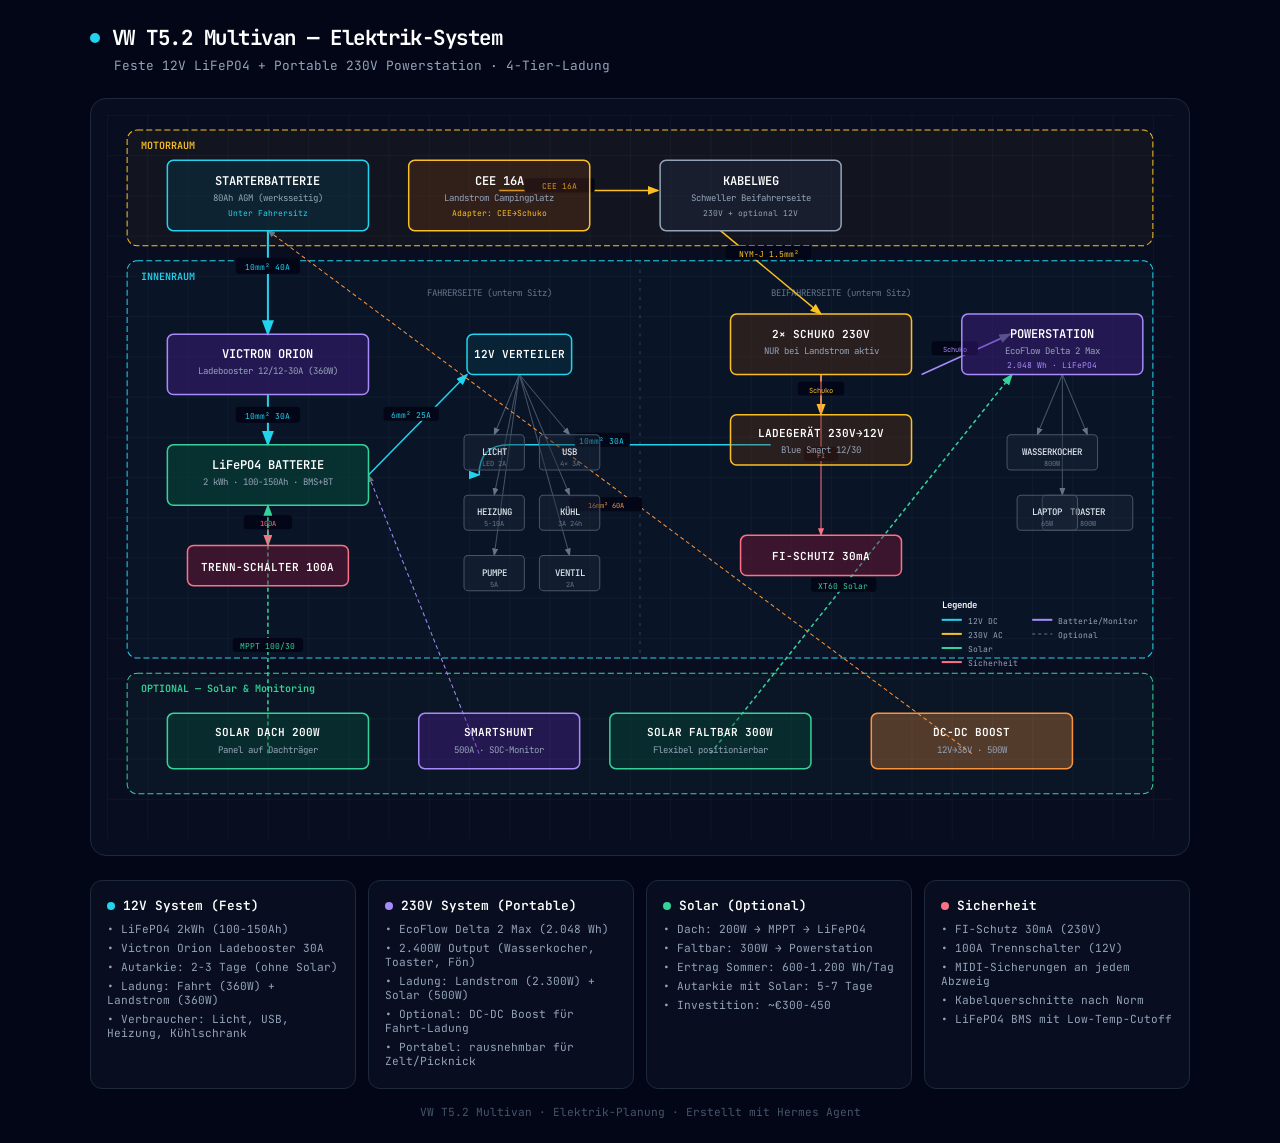
<file: vw-elektrik.html>
<!DOCTYPE html>
<html lang="de">
<head>
  <meta charset="UTF-8">
  <meta name="viewport" content="width=device-width, initial-scale=1.0">
  <title>VW T5.2 Elektrik-System</title>
  <link href="https://fonts.googleapis.com/css2?family=JetBrains+Mono:wght@400;500;600;700&display=swap" rel="stylesheet">
  <style>
    * { margin: 0; padding: 0; box-sizing: border-box; }
    body { font-family: 'JetBrains Mono', monospace; background: #020617; min-height: 100vh; padding: 1.5rem; color: white; }
    .container { max-width: 1100px; margin: 0 auto; }
    .header { margin-bottom: 1.5rem; }
    .header-row { display: flex; align-items: center; gap: 0.75rem; margin-bottom: 0.4rem; }
    .pulse-dot { width: 10px; height: 10px; background: #22d3ee; border-radius: 50%; animation: pulse 2s infinite; }
    @keyframes pulse { 0%, 100% { opacity: 1; } 50% { opacity: 0.4; } }
    h1 { font-size: 1.3rem; font-weight: 700; letter-spacing: -0.025em; }
    .subtitle { color: #94a3b8; font-size: 0.8rem; margin-left: 1.5rem; }
    .diagram-container { background: rgba(15, 23, 42, 0.5); border-radius: 1rem; border: 1px solid #1e293b; padding: 1rem; overflow-x: auto; }
    svg { width: 100%; min-width: 800px; display: block; }
    .cards { display: grid; grid-template-columns: repeat(auto-fit, minmax(240px, 1fr)); gap: 0.75rem; margin-top: 1.5rem; }
    .card { background: rgba(15, 23, 42, 0.5); border-radius: 0.75rem; border: 1px solid #1e293b; padding: 1rem; }
    .card-header { display: flex; align-items: center; gap: 0.5rem; margin-bottom: 0.5rem; }
    .card-dot { width: 8px; height: 8px; border-radius: 50%; }
    .card-dot.cyan { background: #22d3ee; }
    .card-dot.emerald { background: #34d399; }
    .card-dot.violet { background: #a78bfa; }
    .card-dot.amber { background: #fbbf24; }
    .card-dot.rose { background: #fb7185; }
    .card-dot.orange { background: #fb923c; }
    .card h3 { font-size: 0.8rem; font-weight: 600; }
    .card ul { list-style: none; color: #94a3b8; font-size: 0.7rem; }
    .card li { margin-bottom: 0.3rem; }
    .footer { text-align: center; margin-top: 1rem; color: #475569; font-size: 0.7rem; }
  </style>
</head>
<body>
  <div class="container">
    <div class="header">
      <div class="header-row">
        <div class="pulse-dot"></div>
        <h1>VW T5.2 Multivan — Elektrik-System</h1>
      </div>
      <p class="subtitle">Feste 12V LiFePO4 + Portable 230V Powerstation · 4-Tier-Ladung</p>
    </div>

    <div class="diagram-container">
      <svg viewBox="0 0 1060 720">
        <defs>
          <marker id="ah" markerWidth="8" markerHeight="6" refX="7" refY="3" orient="auto">
            <polygon points="0 0, 8 3, 0 6" fill="#64748b"/>
          </marker>
          <marker id="ah-cyan" markerWidth="8" markerHeight="6" refX="7" refY="3" orient="auto">
            <polygon points="0 0, 8 3, 0 6" fill="#22d3ee"/>
          </marker>
          <marker id="ah-amber" markerWidth="8" markerHeight="6" refX="7" refY="3" orient="auto">
            <polygon points="0 0, 8 3, 0 6" fill="#fbbf24"/>
          </marker>
          <marker id="ah-emerald" markerWidth="8" markerHeight="6" refX="7" refY="3" orient="auto">
            <polygon points="0 0, 8 3, 0 6" fill="#34d399"/>
          </marker>
          <marker id="ah-rose" markerWidth="8" markerHeight="6" refX="7" refY="3" orient="auto">
            <polygon points="0 0, 8 3, 0 6" fill="#fb7185"/>
          </marker>
          <pattern id="grid" width="40" height="40" patternUnits="userSpaceOnUse">
            <path d="M 40 0 L 0 0 0 40" fill="none" stroke="#1e293b" stroke-width="0.5"/>
          </pattern>
        </defs>

        <rect width="100%" height="100%" fill="url(#grid)"/>

        <!-- ═══════════════════════════════════════════════════════ -->
        <!-- ZONEN                                                   -->
        <!-- ═══════════════════════════════════════════════════════ -->

        <!-- Motorraum -->
        <rect x="20" y="15" width="1020" height="115" rx="10" fill="rgba(251,191,36,0.04)" stroke="#fbbf24" stroke-width="1" stroke-dasharray="6,3"/>
        <text x="34" y="34" fill="#fbbf24" font-size="10" font-weight="600">MOTORRAUM</text>

        <!-- Innenraum -->
        <rect x="20" y="145" width="1020" height="395" rx="10" fill="rgba(34,211,238,0.03)" stroke="#22d3ee" stroke-width="1" stroke-dasharray="6,3"/>
        <text x="34" y="164" fill="#22d3ee" font-size="10" font-weight="600">INNENRAUM</text>

        <!-- Trennlinie Fahrer / Beifahrer -->
        <line x1="530" y1="145" x2="530" y2="540" stroke="#334155" stroke-width="1" stroke-dasharray="3,6"/>
        <text x="380" y="180" fill="#64748b" font-size="9" text-anchor="middle">FAHRERSEITE (unterm Sitz)</text>
        <text x="730" y="180" fill="#64748b" font-size="9" text-anchor="middle">BEIFAHRERSEITE (unterm Sitz)</text>

        <!-- Optional -->
        <rect x="20" y="555" width="1020" height="120" rx="10" fill="rgba(52,211,153,0.04)" stroke="#34d399" stroke-width="1" stroke-dasharray="6,3"/>
        <text x="34" y="574" fill="#34d399" font-size="10" font-weight="600">OPTIONAL — Solar &amp; Monitoring</text>

        <!-- ═══════════════════════════════════════════════════════ -->
        <!-- PFEILE (zuerst, damit sie hinter den Boxen sind)       -->
        <!-- ═══════════════════════════════════════════════════════ -->

        <!-- Starter → Ladebooster -->
        <line x1="160" y1="115" x2="160" y2="218" stroke="#22d3ee" stroke-width="2" marker-end="url(#ah-cyan)"/>
        <rect x="128" y="142" width="64" height="16" rx="3" fill="#020617"/>
        <text x="160" y="154" fill="#22d3ee" font-size="8" text-anchor="middle">10mm² 40A</text>

        <!-- Ladebooster → LiFePO4 -->
        <line x1="160" y1="278" x2="160" y2="328" stroke="#22d3ee" stroke-width="2" marker-end="url(#ah-cyan)"/>
        <rect x="128" y="290" width="64" height="16" rx="3" fill="#020617"/>
        <text x="160" y="302" fill="#22d3ee" font-size="8" text-anchor="middle">10mm² 30A</text>

        <!-- LiFePO4 → Trennschalter -->
        <line x1="160" y1="388" x2="160" y2="428" stroke="#fb7185" stroke-width="1.5" marker-end="url(#ah-rose)"/>
        <rect x="136" y="398" width="48" height="14" rx="3" fill="#020617"/>
        <text x="160" y="409" fill="#fb7185" font-size="7" text-anchor="middle">100A</text>

        <!-- LiFePO4 → 12V Verteiler -->
        <line x1="260" y1="358" x2="358" y2="258" stroke="#22d3ee" stroke-width="1.5" marker-end="url(#ah-cyan)"/>
        <rect x="275" y="290" width="55" height="14" rx="3" fill="#020617"/>
        <text x="302" y="301" fill="#22d3ee" font-size="8" text-anchor="middle">6mm² 25A</text>

        <!-- 12V Verteiler → Verbraucher (Stern) -->
        <line x1="410" y1="258" x2="385" y2="318" stroke="#475569" stroke-width="1" marker-end="url(#ah)"/>
        <line x1="410" y1="258" x2="460" y2="318" stroke="#475569" stroke-width="1" marker-end="url(#ah)"/>
        <line x1="410" y1="258" x2="385" y2="378" stroke="#475569" stroke-width="1" marker-end="url(#ah)"/>
        <line x1="410" y1="258" x2="460" y2="378" stroke="#475569" stroke-width="1" marker-end="url(#ah)"/>
        <line x1="410" y1="258" x2="385" y2="438" stroke="#475569" stroke-width="1" marker-end="url(#ah)"/>
        <line x1="410" y1="258" x2="460" y2="438" stroke="#475569" stroke-width="1" marker-end="url(#ah)"/>

        <!-- CEE → Kabeldurchführung -->
        <line x1="390" y1="75" x2="548" y2="75" stroke="#fbbf24" stroke-width="1.5" marker-end="url(#ah-amber)"/>
        <rect x="415" y="63" width="70" height="14" rx="3" fill="#020617"/>
        <text x="450" y="74" fill="#fbbf24" font-size="8" text-anchor="middle">CEE 16A</text>

        <!-- Kabeldurchführung → Schuko -->
        <line x1="610" y1="115" x2="710" y2="198" stroke="#fbbf24" stroke-width="1.5" marker-end="url(#ah-amber)"/>
        <rect x="615" y="130" width="85" height="14" rx="3" fill="#020617"/>
        <text x="658" y="141" fill="#fbbf24" font-size="8" text-anchor="middle">NYM-J 1.5mm²</text>

        <!-- Schuko → Ladegerät -->
        <line x1="710" y1="258" x2="710" y2="298" stroke="#fbbf24" stroke-width="1.5" marker-end="url(#ah-amber)"/>
        <rect x="687" y="265" width="46" height="14" rx="3" fill="#020617"/>
        <text x="710" y="276" fill="#fbbf24" font-size="7" text-anchor="middle">Schuko</text>

        <!-- Schuko → FI -->
        <line x1="710" y1="258" x2="710" y2="418" stroke="#fb7185" stroke-width="1" marker-end="url(#ah-rose)"/>
        <rect x="693" y="330" width="34" height="14" rx="3" fill="#020617"/>
        <text x="710" y="341" fill="#fb7185" font-size="7" text-anchor="middle">FI</text>

        <!-- Ladegerät → LiFePO4 -->
        <path d="M 660 328 L 400 328 Q 370 328 370 358 L 370 358" fill="none" stroke="#22d3ee" stroke-width="1.5" marker-end="url(#ah-cyan)"/>
        <rect x="465" y="316" width="55" height="14" rx="3" fill="#020617"/>
        <text x="492" y="327" fill="#22d3ee" font-size="8" text-anchor="middle">10mm² 30A</text>

        <!-- Schuko → Powerstation -->
        <line x1="810" y1="258" x2="898" y2="218" stroke="#a78bfa" stroke-width="1.5" marker-end="url(#ah)"/>
        <rect x="820" y="225" width="46" height="14" rx="3" fill="#020617"/>
        <text x="843" y="236" fill="#a78bfa" font-size="7" text-anchor="middle">Schuko</text>

        <!-- Powerstation → 230V Verbraucher -->
        <line x1="950" y1="258" x2="925" y2="318" stroke="#475569" stroke-width="1" marker-end="url(#ah)"/>
        <line x1="950" y1="258" x2="975" y2="318" stroke="#475569" stroke-width="1" marker-end="url(#ah)"/>
        <line x1="950" y1="258" x2="950" y2="378" stroke="#475569" stroke-width="1" marker-end="url(#ah)"/>

        <!-- ═══════════════════════════════════════════════════════ -->
        <!-- OPTIONAL: Solar + DC-DC Boost                          -->
        <!-- ═══════════════════════════════════════════════════════ -->

        <!-- Dach Solar → MPPT → LiFePO4 -->
        <line x1="160" y1="635" x2="160" y2="388" stroke="#34d399" stroke-width="1.5" stroke-dasharray="4,3" marker-end="url(#ah-emerald)"/>
        <rect x="125" y="520" width="70" height="14" rx="3" fill="#020617"/>
        <text x="160" y="531" fill="#34d399" font-size="8" text-anchor="middle">MPPT 100/30</text>

        <!-- Faltbar Solar → Powerstation -->
        <line x1="600" y1="635" x2="900" y2="258" stroke="#34d399" stroke-width="1.5" stroke-dasharray="4,3" marker-end="url(#ah-emerald)"/>
        <rect x="700" y="460" width="65" height="14" rx="3" fill="#020617"/>
        <text x="732" y="471" fill="#34d399" font-size="8" text-anchor="middle">XT60 Solar</text>

        <!-- DC-DC Boost → Starter -->
        <line x1="860" y1="635" x2="160" y2="115" stroke="#fb923c" stroke-width="1" stroke-dasharray="4,3" marker-end="url(#ah)"/>
        <rect x="460" y="380" width="72" height="14" rx="3" fill="#020617"/>
        <text x="496" y="391" fill="#fb923c" font-size="7" text-anchor="middle">16mm² 60A</text>

        <!-- SmartShunt -->
        <line x1="370" y1="635" x2="260" y2="358" stroke="#a78bfa" stroke-width="1" stroke-dasharray="4,3" marker-end="url(#ah)"/>

        <!-- ═══════════════════════════════════════════════════════ -->
        <!-- KOMPONENTEN                                             -->
        <!-- ═══════════════════════════════════════════════════════ -->

        <!-- Motorraum -->
        <!-- Starterbatterie -->
        <rect x="60" y="45" width="200" height="70" rx="6" fill="rgba(8,51,68,0.5)" stroke="#22d3ee" stroke-width="1.5"/>
        <text x="160" y="70" fill="white" font-size="12" font-weight="600" text-anchor="middle">STARTERBATTERIE</text>
        <text x="160" y="86" fill="#94a3b8" font-size="9" text-anchor="middle">80Ah AGM (werksseitig)</text>
        <text x="160" y="100" fill="#22d3ee" font-size="8" text-anchor="middle">Unter Fahrersitz</text>

        <!-- CEE -->
        <rect x="300" y="45" width="180" height="70" rx="6" fill="rgba(120,53,15,0.3)" stroke="#fbbf24" stroke-width="1.5"/>
        <text x="390" y="70" fill="white" font-size="12" font-weight="600" text-anchor="middle">CEE 16A</text>
        <text x="390" y="86" fill="#94a3b8" font-size="9" text-anchor="middle">Landstrom Campingplatz</text>
        <text x="390" y="100" fill="#fbbf24" font-size="8" text-anchor="middle">Adapter: CEE→Schuko</text>

        <!-- Kabeldurchführung -->
        <rect x="550" y="45" width="180" height="70" rx="6" fill="rgba(30,41,59,0.5)" stroke="#94a3b8" stroke-width="1.5"/>
        <text x="640" y="70" fill="white" font-size="12" font-weight="600" text-anchor="middle">KABELWEG</text>
        <text x="640" y="86" fill="#94a3b8" font-size="9" text-anchor="middle">Schweller Beifahrerseite</text>
        <text x="640" y="100" fill="#94a3b8" font-size="8" text-anchor="middle">230V + optional 12V</text>

        <!-- Innenraum — Fahrerseite -->
        <!-- Ladebooster -->
        <rect x="60" y="218" width="200" height="60" rx="6" fill="rgba(76,29,149,0.4)" stroke="#a78bfa" stroke-width="1.5"/>
        <text x="160" y="242" fill="white" font-size="12" font-weight="600" text-anchor="middle">VICTRON ORION</text>
        <text x="160" y="258" fill="#94a3b8" font-size="9" text-anchor="middle">Ladebooster 12/12-30A (360W)</text>

        <!-- LiFePO4 -->
        <rect x="60" y="328" width="200" height="60" rx="6" fill="rgba(6,78,59,0.5)" stroke="#34d399" stroke-width="1.5"/>
        <text x="160" y="352" fill="white" font-size="12" font-weight="600" text-anchor="middle">LiFePO4 BATTERIE</text>
        <text x="160" y="368" fill="#94a3b8" font-size="9" text-anchor="middle">2 kWh · 100-150Ah · BMS+BT</text>

        <!-- Trennschalter -->
        <rect x="80" y="428" width="160" height="40" rx="6" fill="rgba(136,19,55,0.4)" stroke="#fb7185" stroke-width="1.5"/>
        <text x="160" y="453" fill="white" font-size="11" font-weight="600" text-anchor="middle">TRENN-SCHALTER 100A</text>

        <!-- 12V Verteiler -->
        <rect x="358" y="218" width="104" height="40" rx="6" fill="rgba(8,51,68,0.5)" stroke="#22d3ee" stroke-width="1.5"/>
        <text x="410" y="242" fill="white" font-size="11" font-weight="600" text-anchor="middle">12V VERTEILER</text>

        <!-- Verbraucher -->
        <rect x="355" y="318" width="60" height="35" rx="4" fill="rgba(30,41,59,0.4)" stroke="#475569" stroke-width="1"/>
        <text x="385" y="338" fill="#e2e8f0" font-size="9" font-weight="500" text-anchor="middle">LICHT</text>
        <text x="385" y="349" fill="#64748b" font-size="7" text-anchor="middle">LED 2A</text>

        <rect x="430" y="318" width="60" height="35" rx="4" fill="rgba(30,41,59,0.4)" stroke="#475569" stroke-width="1"/>
        <text x="460" y="338" fill="#e2e8f0" font-size="9" font-weight="500" text-anchor="middle">USB</text>
        <text x="460" y="349" fill="#64748b" font-size="7" text-anchor="middle">4× 3A</text>

        <rect x="355" y="378" width="60" height="35" rx="4" fill="rgba(30,41,59,0.4)" stroke="#475569" stroke-width="1"/>
        <text x="385" y="398" fill="#e2e8f0" font-size="9" font-weight="500" text-anchor="middle">HEIZUNG</text>
        <text x="385" y="409" fill="#64748b" font-size="7" text-anchor="middle">5-10A</text>

        <rect x="430" y="378" width="60" height="35" rx="4" fill="rgba(30,41,59,0.4)" stroke="#475569" stroke-width="1"/>
        <text x="460" y="398" fill="#e2e8f0" font-size="9" font-weight="500" text-anchor="middle">KÜHL</text>
        <text x="460" y="409" fill="#64748b" font-size="7" text-anchor="middle">3A 24h</text>

        <rect x="355" y="438" width="60" height="35" rx="4" fill="rgba(30,41,59,0.4)" stroke="#475569" stroke-width="1"/>
        <text x="385" y="458" fill="#e2e8f0" font-size="9" font-weight="500" text-anchor="middle">PUMPE</text>
        <text x="385" y="469" fill="#64748b" font-size="7" text-anchor="middle">5A</text>

        <rect x="430" y="438" width="60" height="35" rx="4" fill="rgba(30,41,59,0.4)" stroke="#475569" stroke-width="1"/>
        <text x="460" y="458" fill="#e2e8f0" font-size="9" font-weight="500" text-anchor="middle">VENTIL</text>
        <text x="460" y="469" fill="#64748b" font-size="7" text-anchor="middle">2A</text>

        <!-- Innenraum — Beifahrerseite -->
        <!-- Schuko -->
        <rect x="620" y="198" width="180" height="60" rx="6" fill="rgba(120,53,15,0.3)" stroke="#fbbf24" stroke-width="1.5"/>
        <text x="710" y="222" fill="white" font-size="11" font-weight="600" text-anchor="middle">2× SCHUKO 230V</text>
        <text x="710" y="238" fill="#94a3b8" font-size="9" text-anchor="middle">NUR bei Landstrom aktiv</text>

        <!-- Ladegerät -->
        <rect x="620" y="298" width="180" height="50" rx="6" fill="rgba(120,53,15,0.3)" stroke="#fbbf24" stroke-width="1.5"/>
        <text x="710" y="320" fill="white" font-size="11" font-weight="600" text-anchor="middle">LADEGERÄT 230V→12V</text>
        <text x="710" y="336" fill="#94a3b8" font-size="9" text-anchor="middle">Blue Smart 12/30</text>

        <!-- FI -->
        <rect x="630" y="418" width="160" height="40" rx="6" fill="rgba(136,19,55,0.4)" stroke="#fb7185" stroke-width="1.5"/>
        <text x="710" y="443" fill="white" font-size="11" font-weight="600" text-anchor="middle">FI-SCHUTZ 30mA</text>

        <!-- Powerstation -->
        <rect x="850" y="198" width="180" height="60" rx="6" fill="rgba(76,29,149,0.4)" stroke="#a78bfa" stroke-width="1.5"/>
        <text x="940" y="222" fill="white" font-size="12" font-weight="600" text-anchor="middle">POWERSTATION</text>
        <text x="940" y="238" fill="#94a3b8" font-size="9" text-anchor="middle">EcoFlow Delta 2 Max</text>
        <text x="940" y="252" fill="#a78bfa" font-size="8" text-anchor="middle">2.048 Wh · LiFePO4</text>

        <!-- 230V Verbraucher -->
        <rect x="895" y="318" width="90" height="35" rx="4" fill="rgba(30,41,59,0.4)" stroke="#475569" stroke-width="1"/>
        <text x="940" y="338" fill="#e2e8f0" font-size="9" font-weight="500" text-anchor="middle">WASSERKOCHER</text>
        <text x="940" y="349" fill="#64748b" font-size="7" text-anchor="middle">800W</text>

        <rect x="930" y="378" width="90" height="35" rx="4" fill="rgba(30,41,59,0.4)" stroke="#475569" stroke-width="1"/>
        <text x="975" y="398" fill="#e2e8f0" font-size="9" font-weight="500" text-anchor="middle">TOASTER</text>
        <text x="975" y="409" fill="#64748b" font-size="7" text-anchor="middle">800W</text>

        <rect x="905" y="378" width="60" height="35" rx="4" fill="rgba(30,41,59,0.4)" stroke="#475569" stroke-width="1"/>
        <text x="935" y="398" fill="#e2e8f0" font-size="9" font-weight="500" text-anchor="middle">LAPTOP</text>
        <text x="935" y="409" fill="#64748b" font-size="7" text-anchor="middle">65W</text>

        <!-- Optional -->
        <!-- Dach Solar -->
        <rect x="60" y="595" width="200" height="55" rx="6" fill="rgba(6,78,59,0.4)" stroke="#34d399" stroke-width="1.5"/>
        <text x="160" y="618" fill="white" font-size="11" font-weight="600" text-anchor="middle">SOLAR DACH 200W</text>
        <text x="160" y="634" fill="#94a3b8" font-size="9" text-anchor="middle">Panel auf Dachträger</text>

        <!-- Faltbar Solar -->
        <rect x="500" y="595" width="200" height="55" rx="6" fill="rgba(6,78,59,0.4)" stroke="#34d399" stroke-width="1.5"/>
        <text x="600" y="618" fill="white" font-size="11" font-weight="600" text-anchor="middle">SOLAR FALTBAR 300W</text>
        <text x="600" y="634" fill="#94a3b8" font-size="9" text-anchor="middle">Flexibel positionierbar</text>

        <!-- DC-DC Boost -->
        <rect x="760" y="595" width="200" height="55" rx="6" fill="rgba(251,146,60,0.3)" stroke="#fb923c" stroke-width="1.5"/>
        <text x="860" y="618" fill="white" font-size="11" font-weight="600" text-anchor="middle">DC-DC BOOST</text>
        <text x="860" y="634" fill="#94a3b8" font-size="9" text-anchor="middle">12V→36V · 500W</text>

        <!-- SmartShunt -->
        <rect x="310" y="595" width="160" height="55" rx="6" fill="rgba(76,29,149,0.4)" stroke="#a78bfa" stroke-width="1.5"/>
        <text x="390" y="618" fill="white" font-size="11" font-weight="600" text-anchor="middle">SMARTSHUNT</text>
        <text x="390" y="634" fill="#94a3b8" font-size="9" text-anchor="middle">500A · SOC-Monitor</text>

        <!-- ═══════════════════════════════════════════════════════ -->
        <!-- LEGENDE                                                 -->
        <!-- ═══════════════════════════════════════════════════════ -->
        <text x="830" y="490" fill="white" font-size="9" font-weight="600">Legende</text>

        <line x1="830" y1="502" x2="850" y2="502" stroke="#22d3ee" stroke-width="2"/>
        <text x="856" y="506" fill="#94a3b8" font-size="8">12V DC</text>

        <line x1="830" y1="516" x2="850" y2="516" stroke="#fbbf24" stroke-width="2"/>
        <text x="856" y="520" fill="#94a3b8" font-size="8">230V AC</text>

        <line x1="830" y1="530" x2="850" y2="530" stroke="#34d399" stroke-width="2"/>
        <text x="856" y="534" fill="#94a3b8" font-size="8">Solar</text>

        <line x1="830" y1="544" x2="850" y2="544" stroke="#fb7185" stroke-width="2"/>
        <text x="856" y="548" fill="#94a3b8" font-size="8">Sicherheit</text>

        <line x1="920" y1="502" x2="940" y2="502" stroke="#a78bfa" stroke-width="2"/>
        <text x="946" y="506" fill="#94a3b8" font-size="8">Batterie/Monitor</text>

        <line x1="920" y1="516" x2="940" y2="516" stroke="#64748b" stroke-width="1" stroke-dasharray="3,3"/>
        <text x="946" y="520" fill="#94a3b8" font-size="8">Optional</text>

      </svg>
    </div>

    <!-- Info Cards -->
    <div class="cards">
      <div class="card">
        <div class="card-header">
          <div class="card-dot cyan"></div>
          <h3>12V System (Fest)</h3>
        </div>
        <ul>
          <li>• LiFePO4 2kWh (100-150Ah)</li>
          <li>• Victron Orion Ladebooster 30A</li>
          <li>• Autarkie: 2-3 Tage (ohne Solar)</li>
          <li>• Ladung: Fahrt (360W) + Landstrom (360W)</li>
          <li>• Verbraucher: Licht, USB, Heizung, Kühlschrank</li>
        </ul>
      </div>

      <div class="card">
        <div class="card-header">
          <div class="card-dot violet"></div>
          <h3>230V System (Portable)</h3>
        </div>
        <ul>
          <li>• EcoFlow Delta 2 Max (2.048 Wh)</li>
          <li>• 2.400W Output (Wasserkocher, Toaster, Fön)</li>
          <li>• Ladung: Landstrom (2.300W) + Solar (500W)</li>
          <li>• Optional: DC-DC Boost für Fahrt-Ladung</li>
          <li>• Portabel: rausnehmbar für Zelt/Picknick</li>
        </ul>
      </div>

      <div class="card">
        <div class="card-header">
          <div class="card-dot emerald"></div>
          <h3>Solar (Optional)</h3>
        </div>
        <ul>
          <li>• Dach: 200W → MPPT → LiFePO4</li>
          <li>• Faltbar: 300W → Powerstation</li>
          <li>• Ertrag Sommer: 600-1.200 Wh/Tag</li>
          <li>• Autarkie mit Solar: 5-7 Tage</li>
          <li>• Investition: ~€300-450</li>
        </ul>
      </div>

      <div class="card">
        <div class="card-header">
          <div class="card-dot rose"></div>
          <h3>Sicherheit</h3>
        </div>
        <ul>
          <li>• FI-Schutz 30mA (230V)</li>
          <li>• 100A Trennschalter (12V)</li>
          <li>• MIDI-Sicherungen an jedem Abzweig</li>
          <li>• Kabelquerschnitte nach Norm</li>
          <li>• LiFePO4 BMS mit Low-Temp-Cutoff</li>
        </ul>
      </div>
    </div>

    <p class="footer">VW T5.2 Multivan · Elektrik-Planung · Erstellt mit Hermes Agent</p>
  </div>
</body>
</html>
</file>
